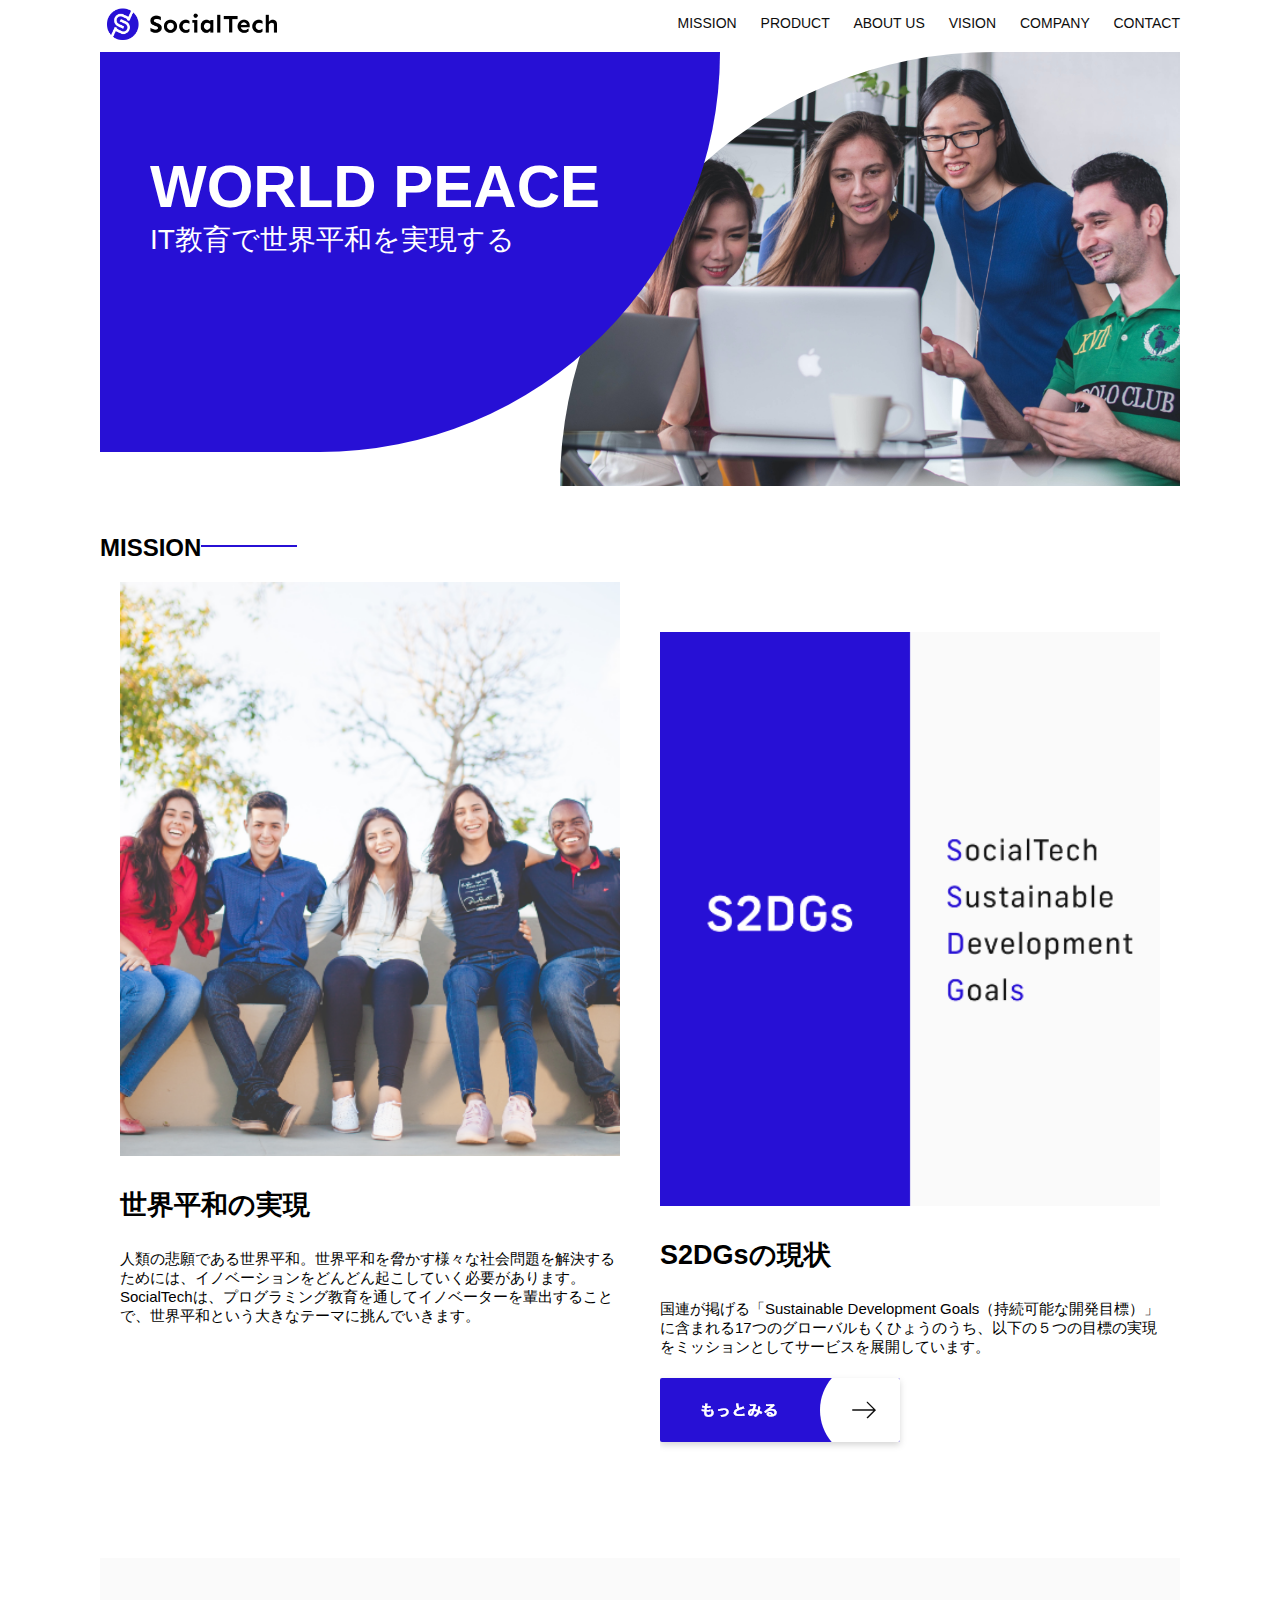
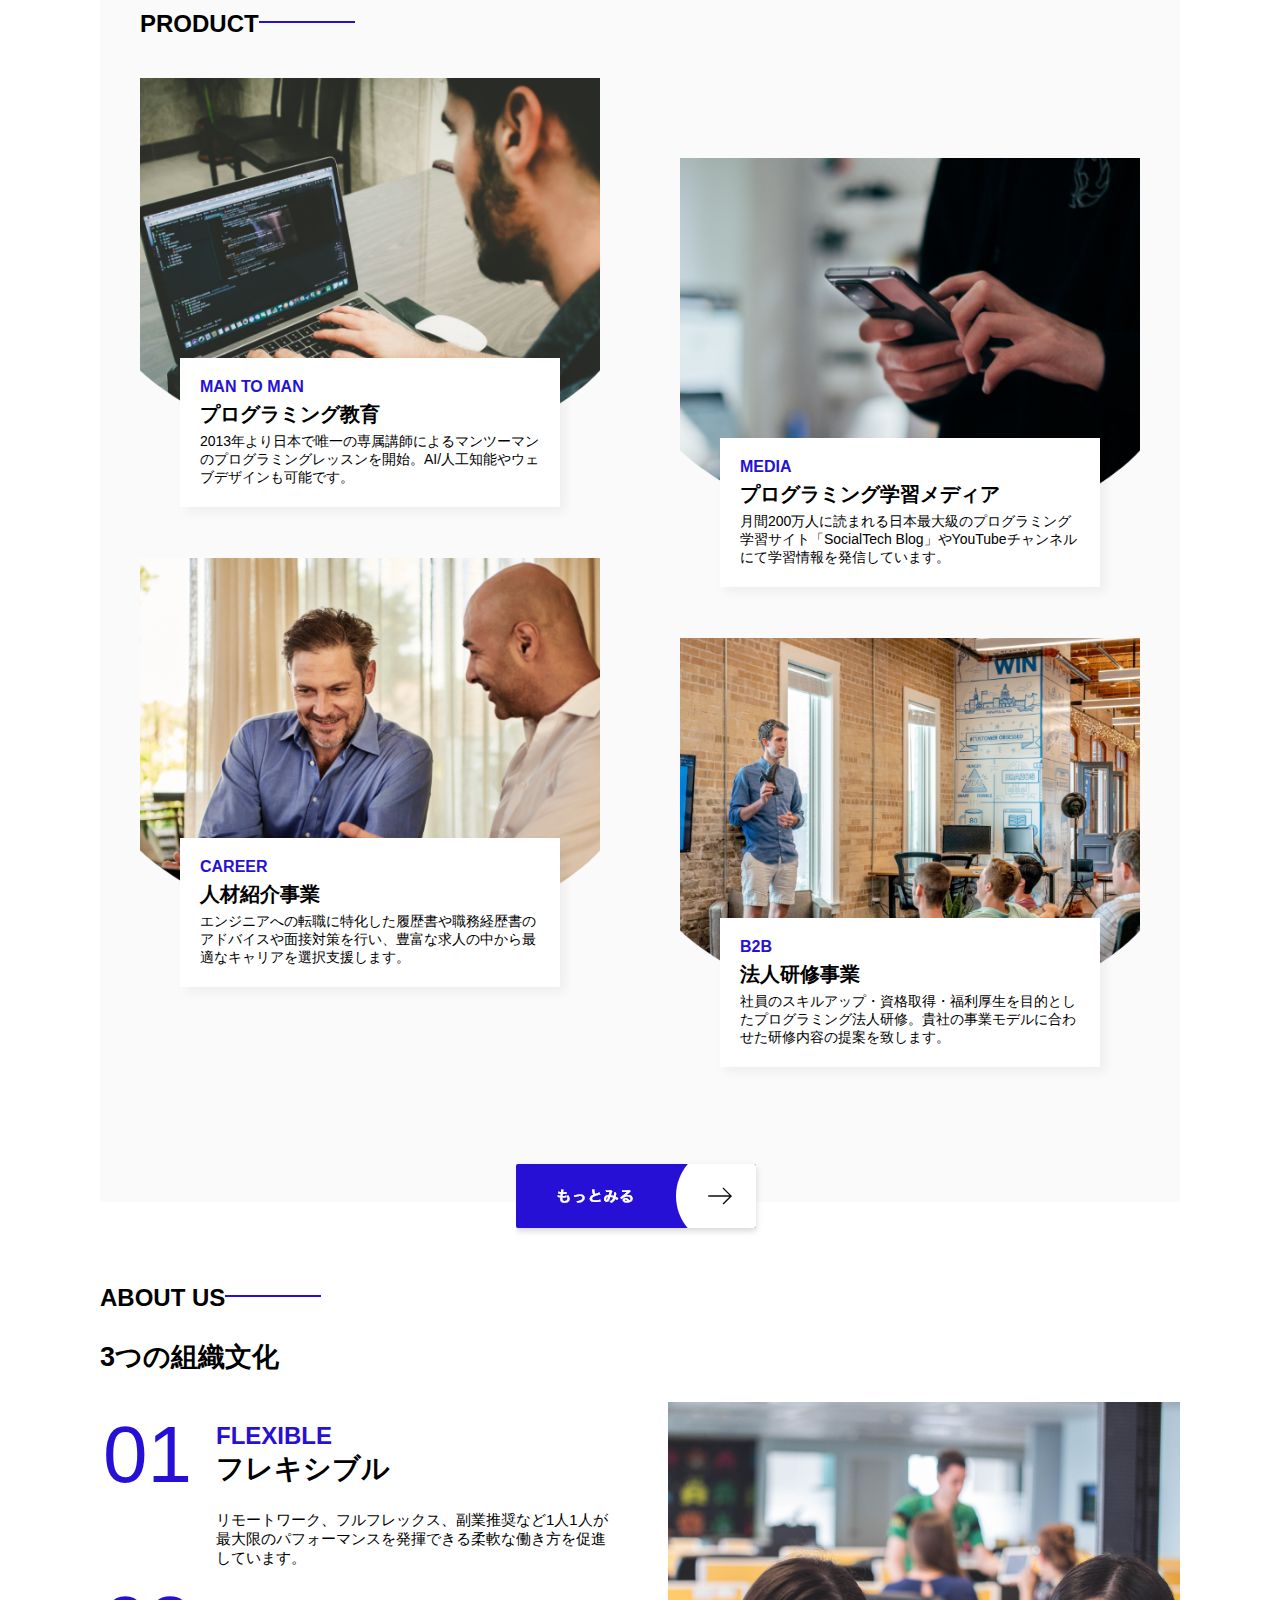
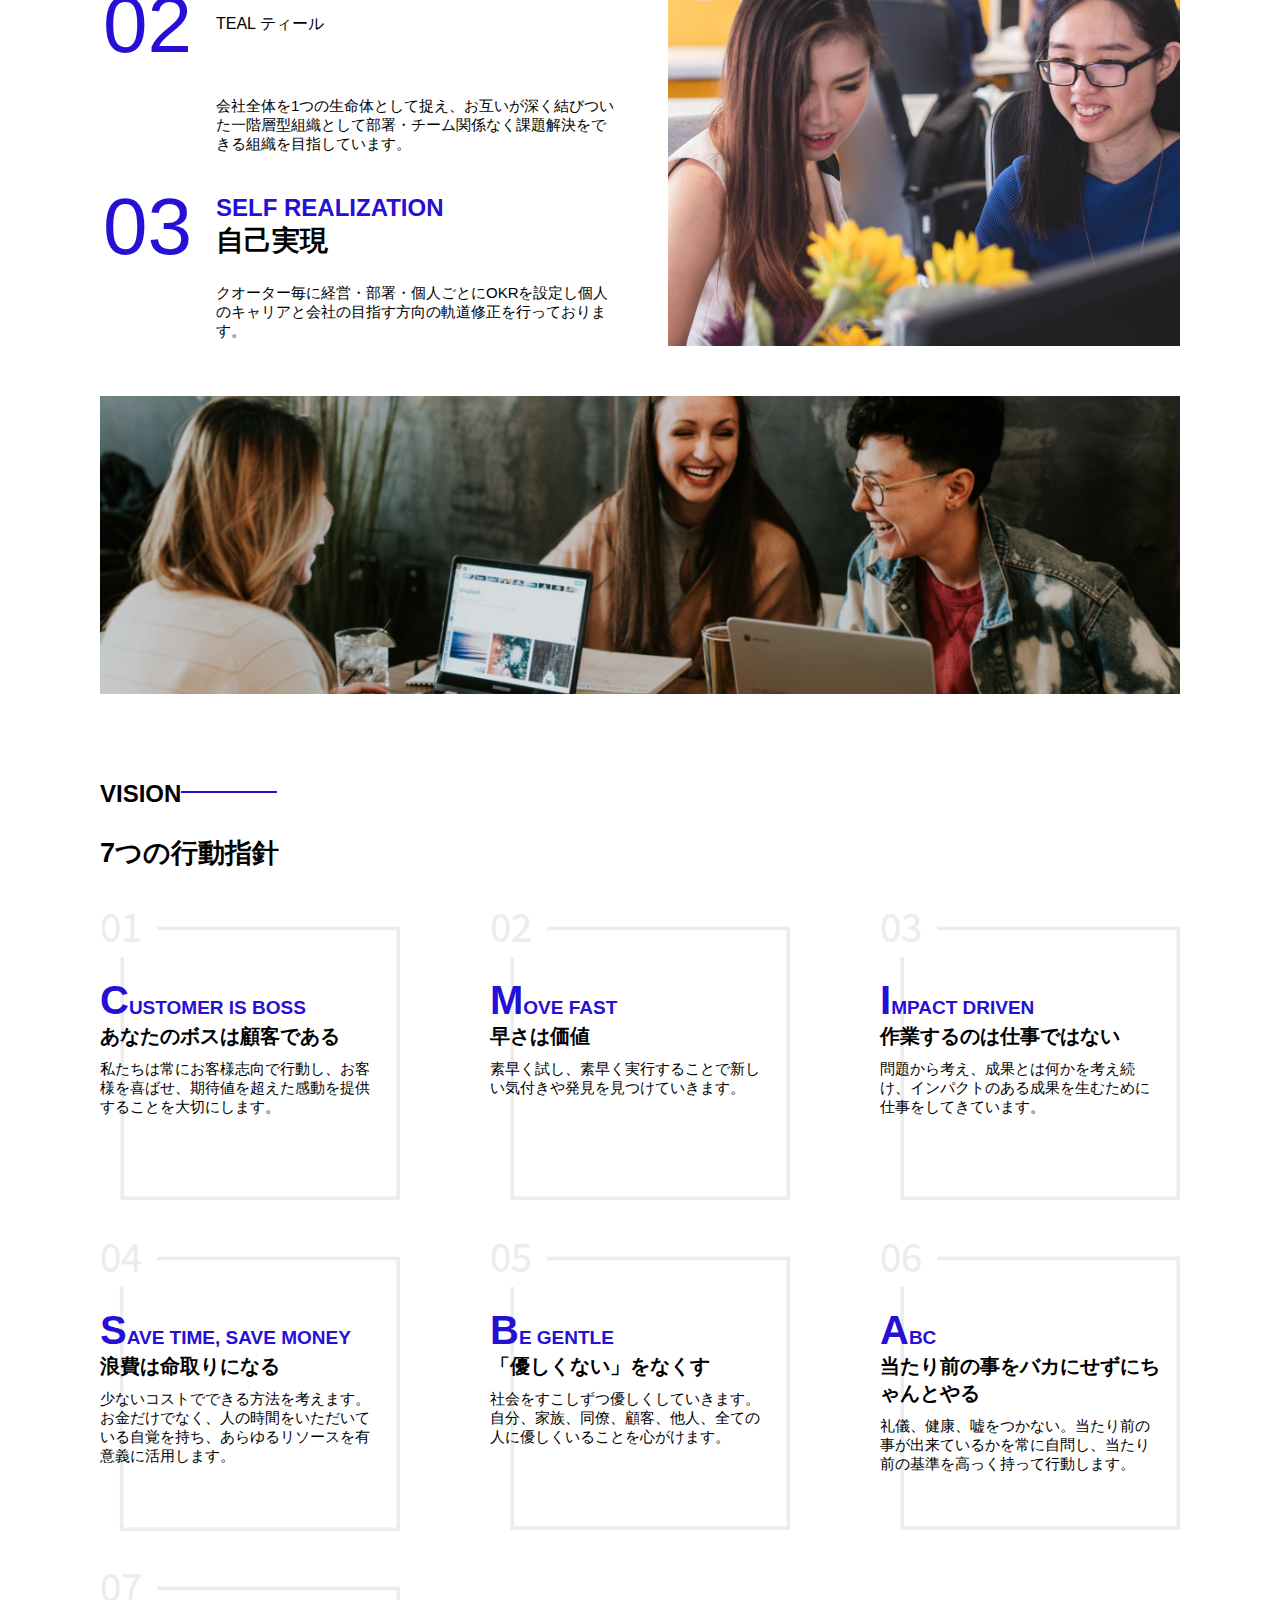
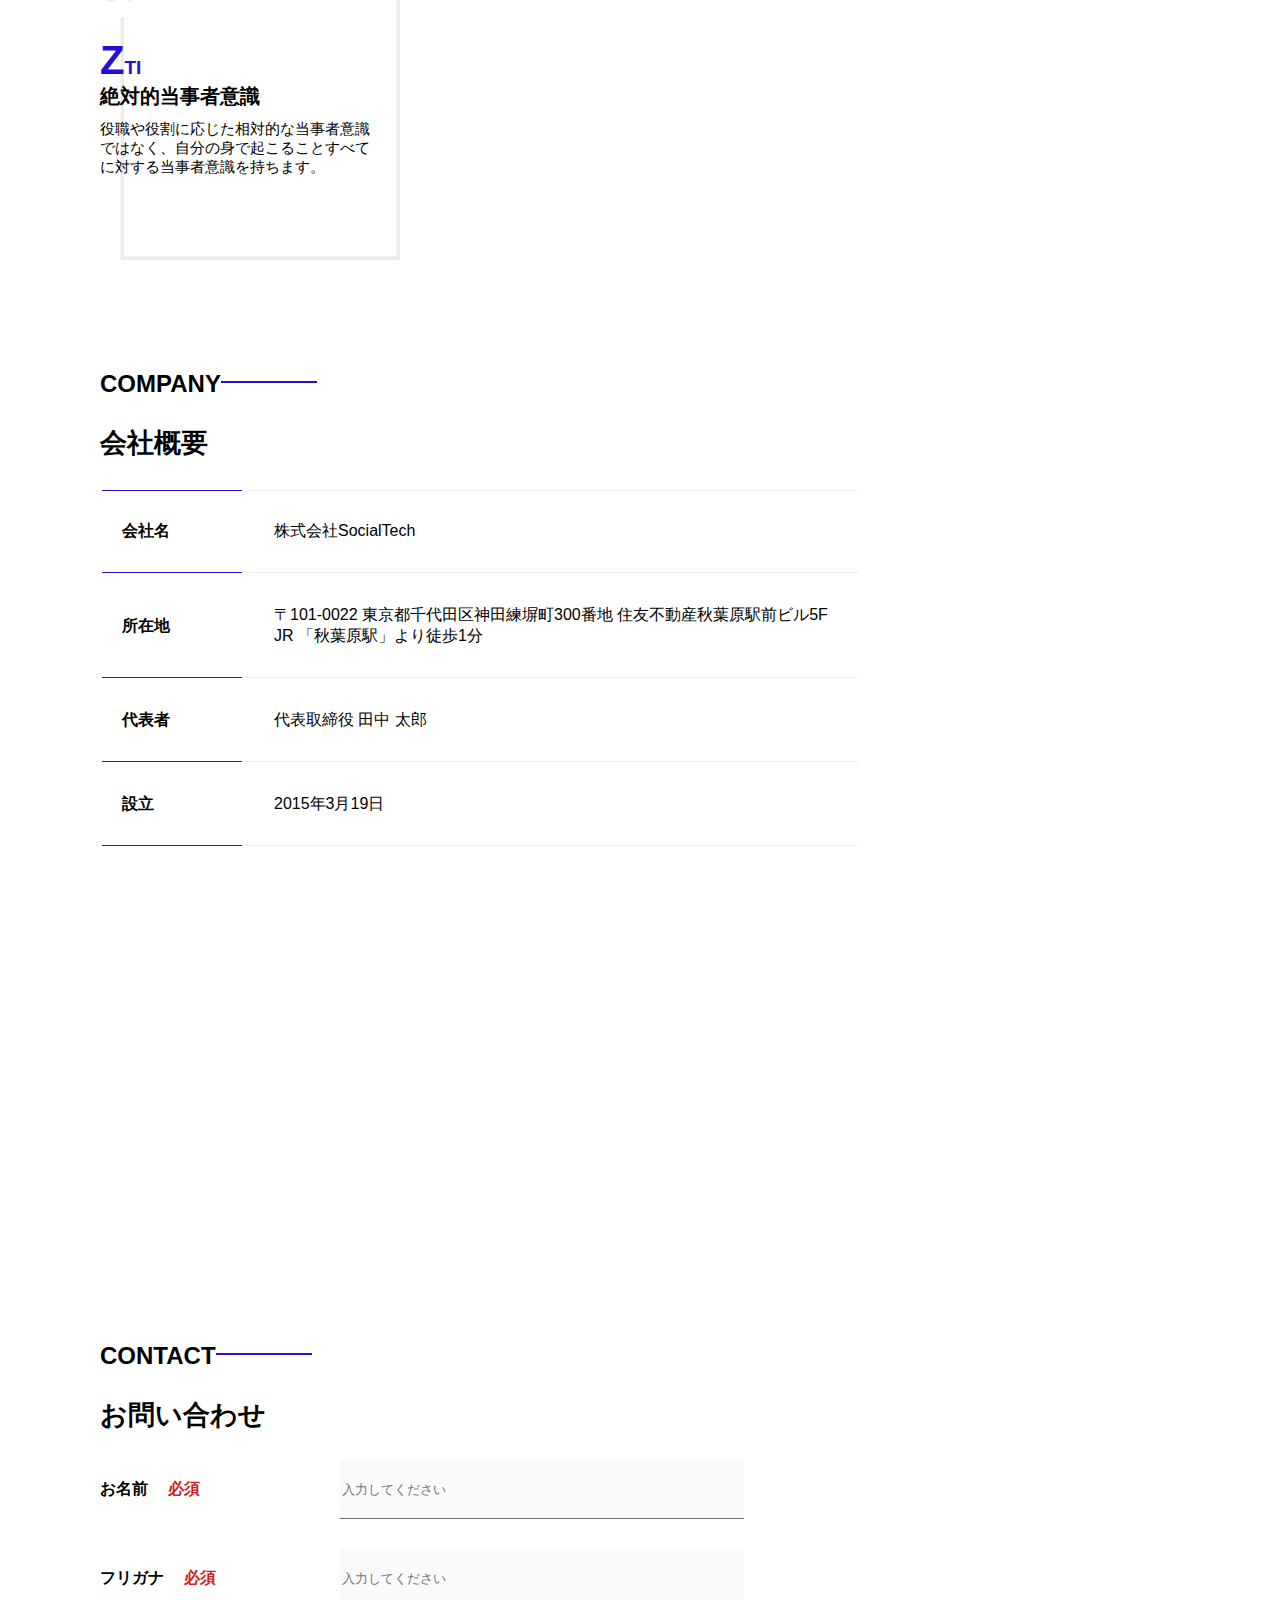
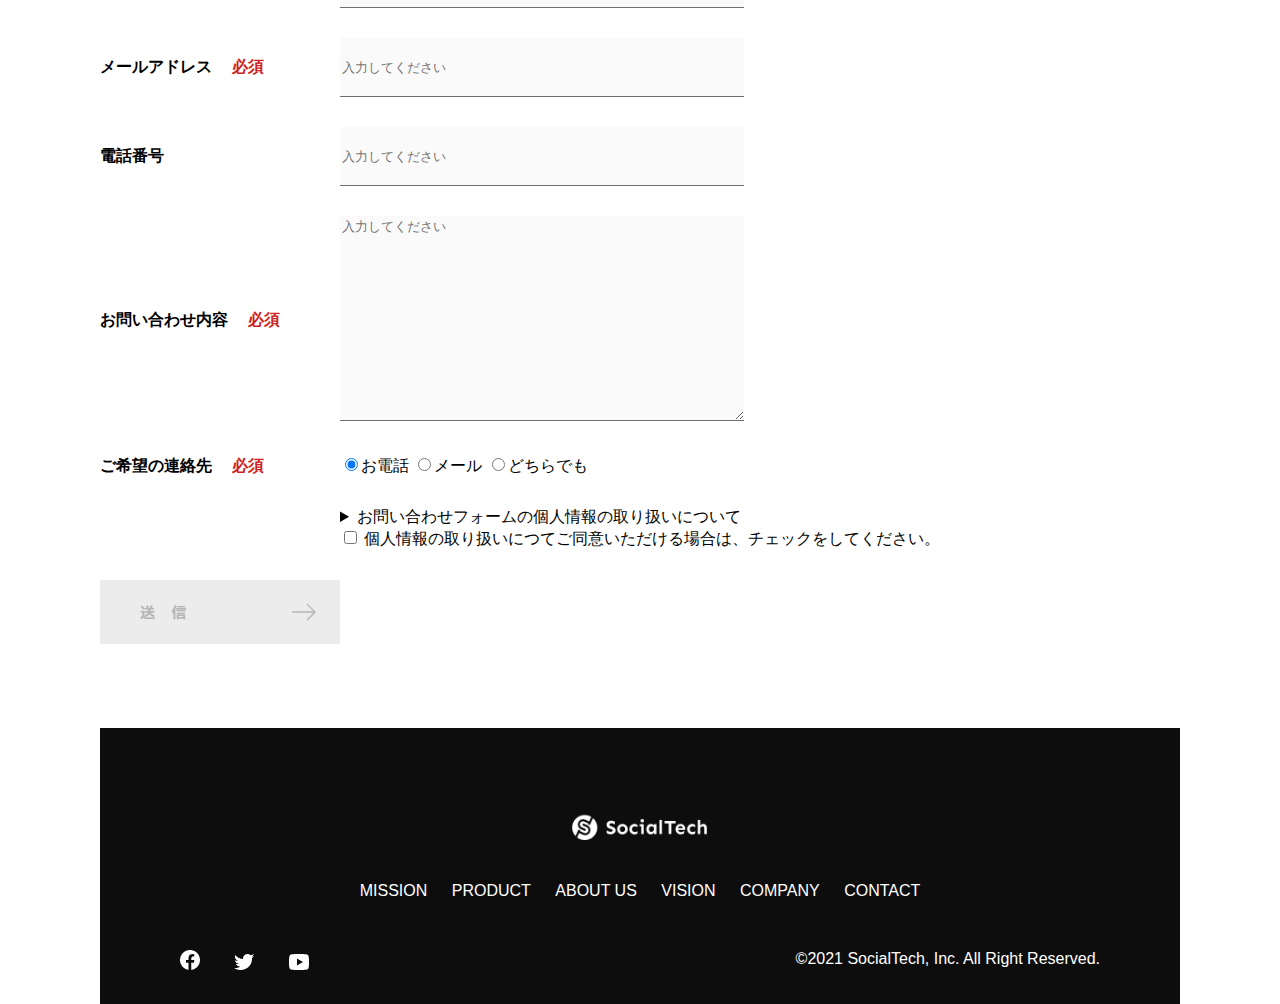
<file: index.html>
<!DOCTYPE html>
<html>
  <head>
    <title>SocialTech</title>
    <meta charset="utf-8">
    <meta name="description" content="SocialTechはEdTec業界のリーディングカンパニーを目指します。">
    <meta name="viewport" content="width=device-width, initial-scale=1.0">
    <link rel="stylesheet" href="style.css">
  </head>
  <body>
    <!-- ヘッダー -->
    <header>
    <a href="index.html" id="logo"><img src="images/logo.png" alt="トップページに戻る"></a>

    <!-- PC用ナビゲーション -->
    <nav id="nav-pc">
      <a href="mission.html">MISSION</a>
      <a href="product.html">PRODUCT</a>
      <a href="index.html#aboutus">ABOUT US</a>
      <a href="index.html#vision">VISION</a>
      <a href="index.html#company">COMPANY</a>
      <a href="index.html#contact">CONTACT</a>
    </nav>


    <!-- スマホ用メニューボタン -->
    <img id="menu-sp" src="images/button-menu.png" alt="ナビゲーションを開く" onclick="document.getElementById('nav-sp').style.display = 'block'">
   

    <!-- スマホ用ナビゲーション -->
    <nav id="nav-sp">
      <img id="close" src="images/button-close.png" alt="ナビゲーションを閉じる" onclick="document.getElementById('nav-sp').style.display = 'none'">
      <a id="logo-sp" href="index.html" onclick="document.getElementById('nav-sp').style.display = 'none'"><img
          src="images/logo-sp.png" alt="トップページに戻る"></a>
          <a class="menu" href="mission.html" onclick="document.getElementById('nav-sp').style.display = 'none'">MISSION</a>
          <a class="menu" href="product.html" onclick="document.getElementById('nav-sp').style.display = 'none'">PRODUCT</a>
          <a class="menu" href="index.html#aboutus" onclick="document.getElementById('nav-sp').style.display = 'none'">ABOUTUS</a>
          <a class="menu" href="index.html#vision" onclick="document.getElementById('nav-sp').style.display = 'none'">VISION</a>
          <a class="menu" href="index.html#company" onclick="document.getElementById('nav-sp').style.display = 'none'">COMPANY</a>
          <a class="menu" href="index.html#contact" onclick="document.getElementById('nav-sp').style.display = 'none'">CONTACT</a>
      <div id="sns">
        <a href="https://www.facebook.com/sejuku2013"><img src="images/button-facebook.png" alt="Facebookのリンク"></a>
        <a href="https://twitter.com/samuraijuku"><img src="images/button-twitter.png" alt="Twitterのリンク"></a>
        <a href="https://www.youtube.com/channel/UCCFOQO5aDK0xXam4cUQXT8g"><img src="images/button-youtube.png" alt="YouTubeのリンク"></a>
      </div> 
    </nav>
    </header>

    <main>
      <article>
        <section id="main-visual">
          <div id="main-message">
            <h1>WORLD PEACE</h1>
            <p>IT教育で世界平和を実現する</p>
          </div>
          <img src="images/index/index-main.png" alt="PCの周りに集まる国籍の仲間たち">
        </section>

        <!-- ミッション -->
        <section id="mission">
          <h2 class="index-h2">MISSION</h2>
          <div id="mission-flex">
            <div>
             <img id="mission-photo" src="images/index/index-mission.png" alt="屋外のベンチで写真を撮影する多国籍の仲間たち">
              <h3>世界平和の実現</h3>
              <p>人類の悲願である世界平和。世界平和を脅かす様々な社会問題を解決するためには、イノベーションをどんどん起こしていく必要があります。
                SocialTechは、プログラミング教育を通してイノベーターを輩出することで、世界平和という大きなテーマに挑んでいきます。
              </p>
            </div>
            <div>
              <img id="s2dgs" src="images/index/s2dgs.png" alt="S2DGs">
              <h3>S2DGsの現状</h3>
              <p>国連が掲げる「Sustainable Development Goals（持続可能な開発目標）」に含まれる17つのグローバルもくひょうのうち、以下の５つの目標の実現をミッションとしてサービスを展開しています。</p>
              <a href="mission.html">
                <img src="images/button-more.png" alt="もっと見る">
              </a>
            </div>
          </div>
        </section>

        <!-- プロダクト-->
        <section id="product">
          <h2 class="index-h2">PRODUCT</h2>
          <div>
           <div id="product-left">
             <div>
               <img class="product-photo" src="images/index/index-mantoman.png" alt="PCでコードを書く男性">
               <div class="product-explain">
                 <span>MAN TO MAN</span>
                 <h3>プログラミング教育</h3>
                 <p>2013年より日本で唯一の専属講師によるマンツーマンのプログラミングレッスンを開始。AI/人工知能やウェブデザインも可能です。</p>
               </div>
             </div>
             <div>
               <img class="product-photo" src="images/index/index-career.png" alt="笑顔で話合う2人の男性">
               <div class="product-explain">
                 <span>CAREER</span>
                 <h3>人材紹介事業</h3>
                 <p>エンジニアへの転職に特化した履歴書や職務経歴書のアドバイスや面接対策を行い、豊富な求人の中から最適なキャリアを選択支援します。</p>
               </div>
             </div>  
           </div>
           <div id="product-right">
             <div>
               <img class="product-photo" src="images/index/index-media.png" alt="スマートフォンを操作する人">
               <div class="product-explain">
                 <span>MEDIA</span>
                 <h3>プログラミング学習メディア</h3>
                 <p>月間200万人に読まれる日本最大級のプログラミング学習サイト「SocialTech Blog」やYouTubeチャンネルにて学習情報を発信しています。</p>
               </div>
             </div>
             <div>
               <img class="product-photo" src="images/index/index-b2b.png" alt="講演中の男性とそれを聴く人々">
               <div class="product-explain">
                 <span>B2B</span>
                 <h3>法人研修事業</h3>
                 <p>社員のスキルアップ・資格取得・福利厚生を目的としたプログラミング法人研修。貴社の事業モデルに合わせた研修内容の提案を致します。</p>
               </div>
             </div> 
           </div>
         </div>
         <div>
           <a id="product-more" href="product.html">
           <img src="images/button-more.png" alt="もっとみる">
           </a>
         </div>  
        </section>

        <!-- ABOUT US -->
        <section id="aboutus">
         <h2 class="index-h2">ABOUT US</h2>
         <h3>3つの組織文化</h3>
          <div>
            <table class="culture-table">
              <tr>
                <td>
                  <span class="culture-num">01</span>
                </td>
                <td>
                  <span class="culture-en">FLEXIBLE</span>
                  <span class="culture-jp">フレキシブル</span>
                </td>
              </tr>
              <tr>
                <td>
                  <!-- 空のセル -->
                </td>
                <td>
                  <p class="culture-description">
                    リモートワーク、フルフレックス、副業推奨など1人1人が最大限のパフォーマンスを発揮できる柔軟な働き方を促進しています。
                  </p>
                </td>
              </tr>
              <tr>
                <td>
                  <span class="culture-num">02</span>
                </td>
                <td>
                  <span class="cluture-en">TEAL</span>
                  <span class="cluture-jp">ティール</span>
                </td>
              </tr>
              <tr>
               <td>
                 <!-- 空のセル -->
               </td>
               <td>
                 <p class="cluture-description">
                   会社全体を1つの生命体として捉え、お互いが深く結びついた一階層型組織として部署・チーム関係なく課題解決をできる組織を目指しています。
                 </p>
               </td>
              </tr>
              <tr>
                <td>
                  <span class="culture-num">03</span>
                </td>
                <td>
                  <span class="culture-en">SELF REALIZATION</span>
                  <span class="culture-jp">自己実現</span>
                </td>
              </tr>
              <tr>
                <td>
                  <!-- 空のセル -->
                </td>
                <td>
                  <p class="culture-description">
                    クオーター毎に経営・部署・個人ごとにOKRを設定し個人のキャリアと会社の目指す方向の軌道修正を行っております。
                  </p>
                </td>
              </tr>
            </table>
            <img class="culrure-img" src="images/index/index-aboutus1.png" alt="笑顔で話合う2人の女性">
          </div>
          <img class="culture-img2" src="images/index/index-aboutus2.png" alt="笑顔で話合う3人の男女">
        </section>

        <!-- VISION -->
        <section id="vision">
          <h2 class="index-h2">VISION</h2>
          <h3>7つの行動指針</h3>
          <div>
            <div class="vision-box">
              <img src="images/index/vision-01.png" alt="01">
              <span>
                <h4>CUSTOMER IS BOSS</h4>
                <h5>あなたのボスは顧客である</h5>
                <p>私たちは常にお客様志向で行動し、お客様を喜ばせ、期待値を超えた感動を提供することを大切にします。</p>
              </span>
            </div>
            <div class="vision-box">
              <img src="images/index/vision-02.png" alt="02">
              <span>
                <h4>MOVE FAST</h4>
                <h5>早さは価値</h5>
                <p>素早く試し、素早く実行することで新しい気付きや発見を見つけていきます。</p>
              </span>
            </div>
            <div class="vision-box">
              <img src="images/index/vision-03.png" alt="03">
              <span>
                <h4>IMPACT DRIVEN</h4>
                <h5>作業するのは仕事ではない</h5>
                <p>問題から考え、成果とは何かを考え続け、インパクトのある成果を生むために仕事をしてきています。</p>
              </span>
            </div>
            <div class="vision-box">
              <img src="images/index/vision-04.png" alt="04">
              <span>
                <h4>SAVE TIME, SAVE MONEY</h4>
                <h5>浪費は命取りになる</h5>
                <p>少ないコストでできる方法を考えます。お金だけでなく、人の時間をいただいている自覚を持ち、あらゆるリソースを有意義に活用します。</p>
              </span>
            </div>
            <div class="vision-box">
              <img src="images/index/vision-05.png" alt="05">
              <span>
                <h4>BE GENTLE</h4>
                <h5>「優しくない」をなくす</h5>
                <p>社会をすこしずつ優しくしていきます。自分、家族、同僚、顧客、他人、全ての人に優しくいることを心がけます。</p>
              </span>
            </div>
            <div class="vision-box">
              <img src="images/index/vision-06.png" alt="06">
              <span>
                <h4>ABC</h4>
                <h5>当たり前の事をバカにせずにちゃんとやる</h5>
                <p>礼儀、健康、嘘をつかない。当たり前の事が出来ているかを常に自問し、当たり前の基準を高っく持って行動します。</p>
              </span>
            </div>
            <div class="vision-box">
              <img src="images/index/vision-07.png" alt="07">
              <span>
                <h4>ZTI</h4>
                <h5>絶対的当事者意識</h5>
                <p>役職や役割に応じた相対的な当事者意識ではなく、自分の身で起こることすべてに対する当事者意識を持ちます。</p>
              </span>
            </div>
          </div>
        </section>

        <!-- CONPAMY -->
        <section id="company">
          <h2 class="index-h2">COMPANY</h2>
          <h3>会社概要</h3>
          <table id="compny-table">
           <tr>
             <th class="tableheader-first">会社名</th>
             <td class="cell-first">株式会社SocialTech</td>
           </tr>
           <tr>
            <th class="tableheader">所在地</th>
            <td class="cell">〒101-0022 東京都千代田区神田練塀町300番地 住友不動産秋葉原駅前ビル5F<br>JR 「秋葉原駅」より徒歩1分</td>
           </tr>
           <tr>
             <th class="tableheader">代表者</th>
             <td class="cell">代表取締役 田中 太郎</td>
           </tr>
           <tr>
             <th class="tableheader">設立</th>
             <td class="cell">2015年3月19日</td>
           </tr>
         </table>
         <iframe
          src="https://www.google.com/maps/embed?pb=!1m18!1m12!1m3!1d3969.9278985726264!2d139.7720776763308!3d35.699927528945835!2m3!1f0!2f0!3f0!3m2!1i1024!2i768!4f13.1!3m3!1m2!1s0x60188fee13660e23%3A0x77137876edf742ac!2z5L2P5Y-L5LiN5YuV55Sj56eL6JGJ5Y6f6aeF5YmN44OT44Or!5e1!3m2!1sja!2sjp!4v1741310247438!5m2!1sja!2sjp" width="600" height="450" style="border:0;" allowfullscreen="" loading="lazy" referrerpolicy="no-referrer-when-downgrade"
          style="border: 0;" allowfullscreen="" loading="lazy">
         </iframe>
        </section> 

        <!-- 問合せフォーム -->
        <section id="contact">
          <h2 class="index-h2">CONTACT</h2>
          <h3>お問い合わせ</h3>
          <form>
            <div>
              <div class="contact-heading">
                <label class="contact-label">お名前<span class="contact-span">必須</span></label>
              </div>
              <div>
                <input type="text" name="name" placeholder="入力してください" class="contact-textbox">
              </div>
            </div>
            <div>
              <div class="contact-heading">
                <label class="contact-label">フリガナ<span class="contact-span">必須</span></label>
              </div>
              <div>
                <input type="text" name="hurigana" placeholder="入力してください" class="contact-textbox">
              </div>
            </div>
            <div>
              <div class="contact-heading">
                <label class="contact-label">メールアドレス<span class="contact-span">必須</span></label>
              </div>
              <div>
                <input type="text" name="e-mail" placeholder="入力してください" class="contact-textbox">
              </div>
            </div>
            <div>
              <div class="contact-heading">
                <label class="contact-label">電話番号</label>
              </div>
              <div>
                <input type="text" name="tel" placeholder="入力してください" class="contact-textbox">
              </div>
            </div>
            <div>
              <div class="contact-heading">
                <label class="contact-label">お問い合わせ内容<span class="contact-span">必須</span></label>
              </div>
              <div>
                <textarea class="contact-textarea" placeholder="入力してください" name="messege"></textarea>
              </div>
            </div>
            <div>
              <div class="contact-heading">
                <label class="contact-label">ご希望の連絡先<span class=contact-span>必須</span></label>
              </div>
              <div>
                <input class="radiobutton" type="radio" value="tel" name="contact" checked><label>お電話</label>
                <input class="radiobutton" type="radio" value="mail" name="contact"><label>メール</label>
                <input class="radiobutton" type="radio" value="both" name="contact"><label>どちらでも</label>
              </div>
            </div>
            <div>
              <div class="contact-heading">
                <label class="contact-label"></label>
              </div>
              <div>
                <details>
                  <summary>お問い合わせフォームの個人情報の取り扱いについて</summary>
                  <div>
                    <span>1.組織の名称又は指名</span><br>
                    株式会社SocialTech<br><br>
                    <span>２．個人情報保護管理者（若しくはその代理人）の氏名又は職名、所属及び連絡先
                      鈴木 一郎 コーポレート部</span><br>
                    メールアドレス：samurai@example.com<br>
                    TEL：03-1234-5678<br>
                    <span>３．個人情報の利用目的</span><br>
                    ・本サービス及び本サービスに関連する情報の提供又はそれらに関する連絡のため<br>
                    ・ユーザーの本人確認のため<br>
                    ・当社サービスのご案内のため<br>
                    ・当社の商品等の広告または宣伝（電子メールによるものを含むものとします。）<br><br>
                    <span>４．個人情報の取り扱い業務の委託</span><br>
                    個人情報の取扱業務の全部または一部を外部に業務委託する場合があります。<br>
                    その際、弊社は、個人情報を適切に保護できる管理体制を敷き実行していることを条件として<br>
                    委託先を厳選したうえで、機密保持契約を委託先と締結し、お客様の個人情報を厳密に管理させます。<br><br>
                    <span>５．個人情報の開示等の請求</span><br>
                    お客様は、弊社に対してご自身の個人情報の開示等（利用目的の通知、開示、内容の訂正・追加・削除、利用の停止または消去、第三者への提供の停止）に関して、当社問合わせ窓口に申し出ることができます。<br>
                    その際、弊社はお客様ご本人を確認させていただいたうえで、合理的な期間内に対応いたします。<br><br>
                    なお、個人情報に関する弊社問合わせ先は、次の通りです。<br><br>
                    株式会社SocialTech　個人情報問合せ窓口<br>
                    〒101-0022 東京都千代田区神田練塀町300番地 住友不動産秋葉原駅前ビル5F<br>
                    メールアドレス：samurai@example.com　TEL：03-1234-5678<br><br>
                    <span>６．個人情報を提供されることの任意性について</span><br><br>
                    お客様がご自身の個人情報を弊社に提供されるか否かは、お客様のご判断によりますが、もしご提供されない場合には、適切なサービスが提供できない場合がありますので予めご了承ください。
                  </div>
                </details>
                <input type="checkbox" name="agree">
                <span>個人情報の取り扱いにつてご同意いただける場合は、チェックをしてください。</span>
              </div>
            </div>
            <input type="image" src="images/button-submit.png " alt="送信する">
          </form>
        </section>
      </article>
      <footer>
        <div id="footer-logo">
          <img src="images/logo-sp.png" alt="SocialTech">
        </div>
        <div id="footer-link">
          <a href="mission.html">MISSION</a>
          <a href="product.html">PRODUCT</a>
          <a href="index.html#aboutus">ABOUT US</a>
          <a href="index.html#vision">VISION</a>
          <a href="index.html#company">COMPANY</a>
          <a href="index.html#contact">CONTACT</a>
       </div>
       <div id="sns-footer">
        <a href="https://facebook.com/sejuku2013"><img src="images/button-facebook.png" alt="facrbookのリンク"></a>
        <a href="https://twitter.com/samuraijuku"><img src="images/button-twitter.png" alt="twitterのリンク"></a>
        <a href="https://www.youtube.com/channel/UCCFOQO05aDK0xXam4cUQXT8g"><img src="images/button-youtube.png" alt="YouTubeのリンク"></a>
        <span id="copyright">&copy;2021 SocialTech, Inc. All Right Reserved.</span>
       </div>
      </footer>
    </main>
  </body>
</html>
</file>
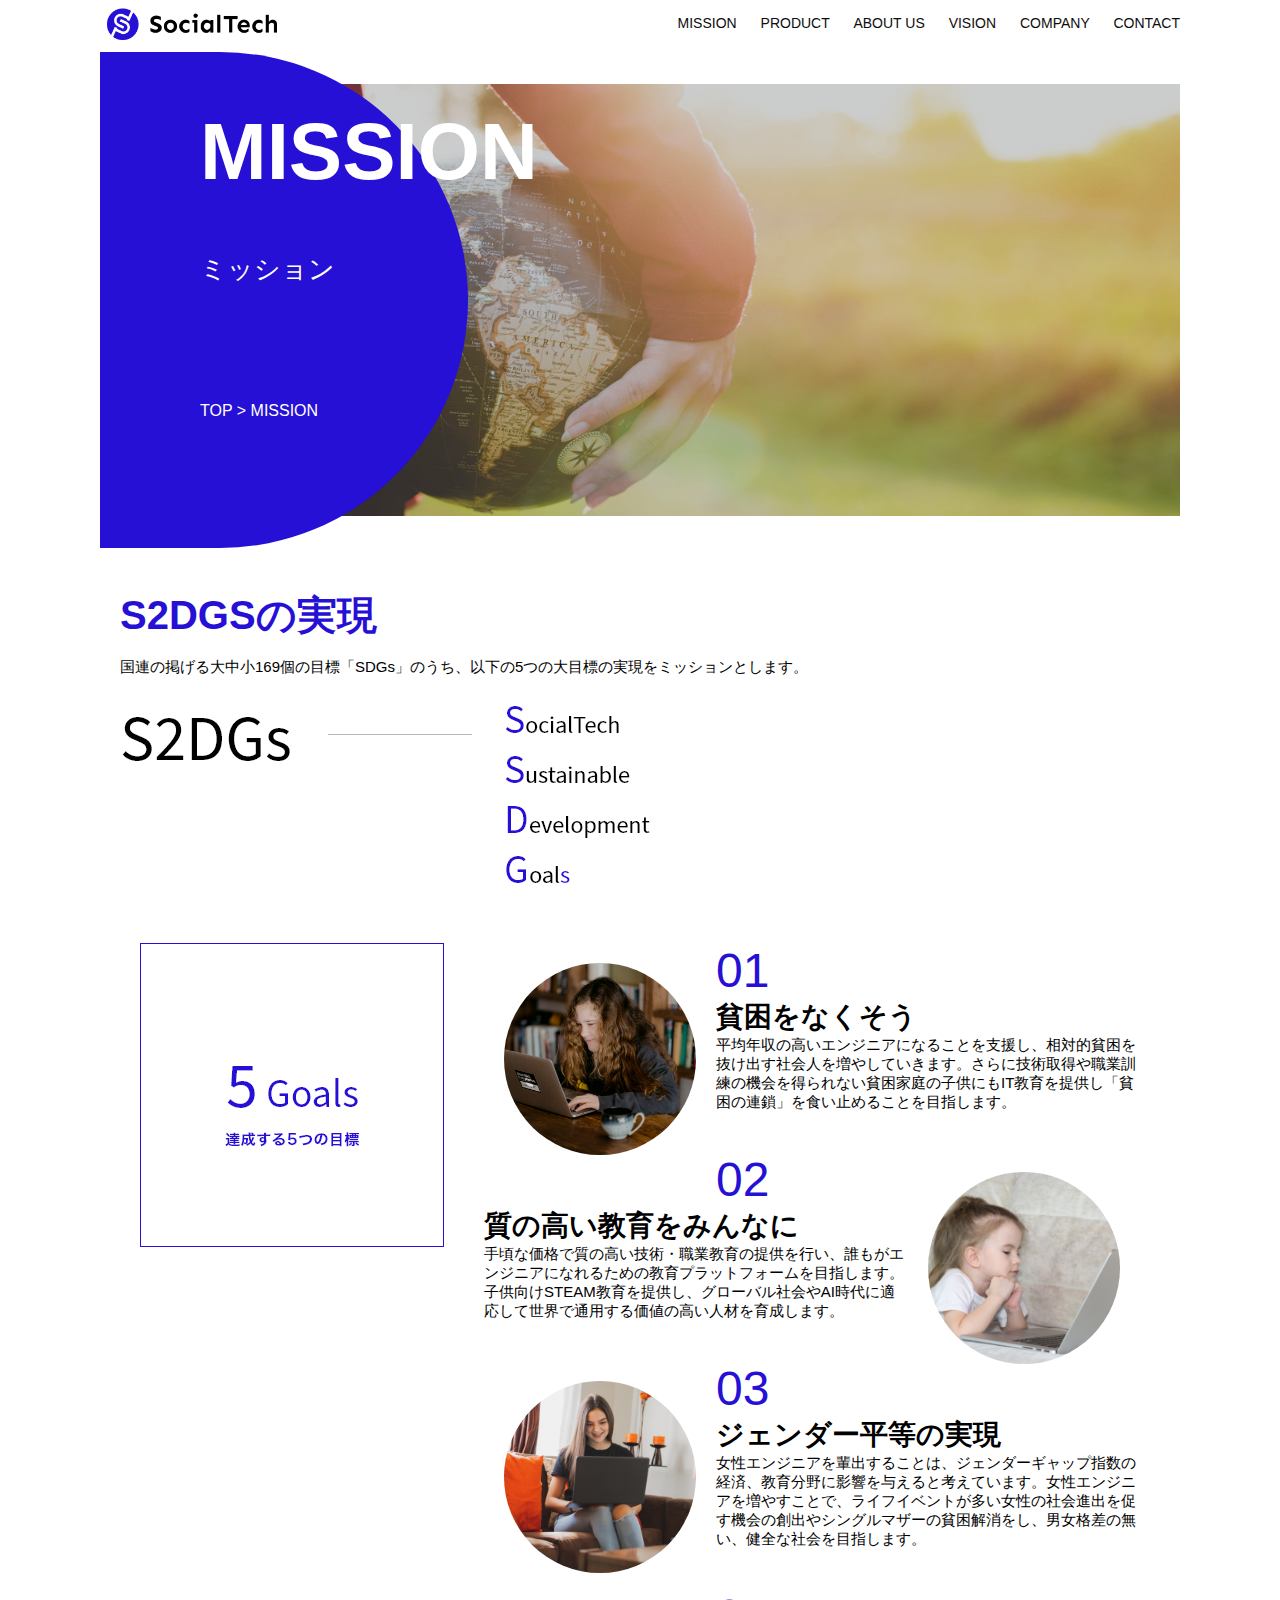
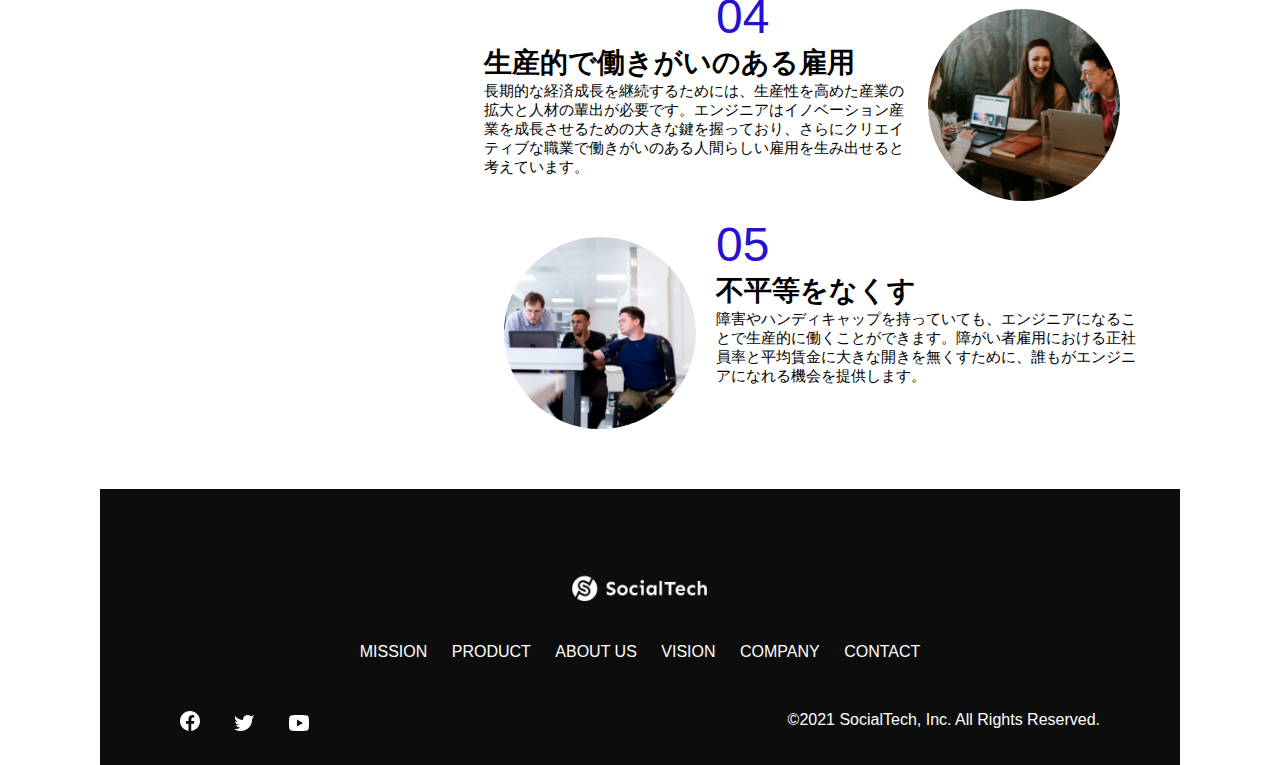
<file: mission.html>
<!DOCTYPE html>
<head>
  <title>SocialTech - MISSION ミッション -</title>
  <meta charset="UTF-8">
  <meta name="description" content="SocialTechが目指す5つの目標(s2DGs)を紹介します">
  <meta name=""viewport"  content="width=device-width, initial-scale=1.0">
  <link rel="stylesheet" href="style.css">
</head>

<body>
  <!-- ヘッダー -->
  <header>
    <a href="index.html" id="log"><img src="images/logo.png" alt="トップページに戻る"></a>
    
    <!-- PC用ナビ -->
    <nav id="nav-pc">
      <a href="mission.html">MISSION</a>
      <a href="product.html">PRODUCT</a>
      <a href="index.html#aboutus">ABOUT US</a>
      <a href="index.html#vision">VISION</a>
      <a href="index.html#company">COMPANY</a>
      <a href="index.html#contact">CONTACT</a>
    </nav>

    <!-- スマホ用メニューボタン -->
    <img id="menu-sp" src="images/button-menu.png" alt="ナビゲーションを開く" onclick="document.getElementById('nav-sp').style.display = 'block'">
    
    <!-- スマホ用ナビゲーション -->
    <nav id="nav-sp">
      <img id="close" src="images/button-close.png" alt="ナビゲーションを閉じる" onclick="document.getElementById('nav-sp').style.display = 'none'">
      <a id="logo-sp" href="index.html" onclick="document.getElementById('nav-sp').style.display = 'none'"><img
          src="images/logo-sp.png" alt="トップページに戻る"></a>
      <a class="menu" href="mission.html" onclick="document.getElementById('nav-sp').style.display = 'none'">MISSION</a>
      <a class="menu" href="product.html" onclick="document.getElementById('nav-sp').style.display = 'none'">PRODUCT</a>
      <a class="menu" href="index.html#aboutus" onclick="document.getElementById('nav-sp').style.display = 'none'">ABOUT US</a>
      <a class="menu" href="index.html#vision"
        onclick="document.getElementById('nav-sp').style.display = 'none'">VISION</a>
      <a class="menu" href="index.html#company"
        onclick="document.getElementById('nav-sp').style.display = 'none'">COMPANY</a>
      <a class="menu" href="index.html#contact"
        onclick="document.getElementById('nav-sp').style.display = 'none'">CONTACT</a>
      <div id="sns">
        <a href="https://www.facebook.com/sejuku2013"><img src="images/button-facebook.png" alt="Facebookのリンク"></a>
        <a href="https://twitter.com/samuraijuku"><img src="images/button-twitter.png" alt="Twitterのリンク"></a>
        <a href="https://www.youtube.com/channel/UCCFOQO5aDK0xXam4cUQXT8g"><img src="images/button-youtube.png" alt="YouTubeのリンク"></a>
      </div>
    </nav>
  </header>
  <main>
    <article>
      <section id="mission-main">
        <div id="mission-title">
          <h1>MISSION</h1>
          <span>ミッション</span>
          <div>TOP > MISSION</div>
        </div>
      </section>
      <section id="mission-s2dgs">
        <h2 class="mission-h2">S2DGSの実現</h2>
        <p>国連の掲げる大中小169個の目標「SDGs」のうち、以下の5つの大目標の実現をミッションとします。</p>
        <img src="images/mission/mission-s2dgs.png" alt="s2DGs">
      </section>
      <section id="mission-5goals">
        <div>
          <img id="s2dgs-image" src="images/mission/mission-5goals.png" alt="5Goals">
        </div>
        <div>
          <div>
            <img class="fivegoals-image-left" src="images/mission/mission-5goals01.png" alt="PCを操作する女の子">
            <span class="fivegoals-number">01</span>
            <h3 class="fivegoals-h3">貧困をなくそう</h3>
            <p class="fivegoals-p">
              平均年収の高いエンジニアになることを支援し、相対的貧困を抜け出す社会人を増やしていきます。さらに技術取得や職業訓練の機会を得られない貧困家庭の子供にもIT教育を提供し「貧困の連鎖」を食い止めることを目指します。
            </p>
            </div>

            
        <div>
          <img class="fivegoals-image-right" src="images/mission/mission-5goals02.png" alt="PCを見つめる小さい女の子">
          <span class="fivegoals-number">02</span>
          <h3 class="fivegoals-h3">質の高い教育をみんなに</h3>
          <p class="fivegoals-p">
            手頃な価格で質の高い技術・職業教育の提供を行い、誰もがエンジニアになれるための教育プラットフォームを目指します。子供向けSTEAM教育を提供し、グローバル社会やAI時代に適応して世界で通用する価値の高い人材を育成します。
          </p>
        </div>

        <div>
          <img class="fivegoals-image-left" src="images/mission/mission-5goals03.png" alt="PCを操作する女性">
          <span class="fivegoals-number">03</span>
          <h3 class="fivegoals-h3">ジェンダー平等の実現</h3>
          <p class="fivegoals-p">
            女性エンジニアを輩出することは、ジェンダーギャップ指数の経済、教育分野に影響を与えると考えています。女性エンジニアを増やすことで、ライフイベントが多い女性の社会進出を促す機会の創出やシングルマザーの貧困解消をし、男女格差の無い、健全な社会を目指します。
          </p>
        </div>

        <div>
          <img class="fivegoals-image-right" src="images/mission/mission-5goals04.png" alt="笑顔で話し合う3人の男女">
          <span class="fivegoals-number">04</span>
          <h3 class="fivegoals-h3">生産的で働きがいのある雇用</h3>
          <p class="fivegoals-p">
            長期的な経済成長を継続するためには、生産性を高めた産業の拡大と人材の輩出が必要です。エンジニアはイノベーション産業を成長させるための大きな鍵を握っており、さらにクリエイティブな職業で働きがいのある人間らしい雇用を生み出せると考えています。
          </p>
        </div>

        <div>
          <img class="fivegoals-image-left" src="images/mission/mission-5goals05.png" alt="障害を持つ男性が生き生きと働く様子">
          <span class="fivegoals-number">05</span>
          <h3 class="fivegoals-h3">不平等をなくす</h3>
          <p class="fivegoals-p">
            障害やハンディキャップを持っていても、エンジニアになることで生産的に働くことができます。障がい者雇用における正社員率と平均賃金に大きな開きを無くすために、誰もがエンジニアになれる機会を提供します。
          </p>
        </div>
      </div>

        </div>
      </section>
    </article>
    <footer>
      <div id="footer-logo">
        <img src="images/logo-sp.png" alt="SocialTech">
      </div>
      <div id="footer-link">
        <a href="mission.html">MISSION</a>
        <a href="product.html">PRODUCT</a>
        <a href="index.html#aboutus">ABOUT US</a>
        <a href="index.html#vision">VISION</a>
        <a href="index.html#company">COMPANY</a>
        <a href="index.html#contact">CONTACT</a>
      </div>
      <div id="sns-footer">
        <a href="https://www.facebook.com/sejuku2013"><img src="images/button-facebook.png" alt="Facebookのリンク"></a>
        <a href="https://twitter.com/samuraijuku"><img src="images/button-twitter.png" alt="Twitterのリンク"></a>
        <a href="https://www.youtube.com/channel/UCCFOQO5aDK0xXam4cUQXT8g"><img src="images/button-youtube.png" alt="YouTubeのリンク"></a>
        <span id="copyright">&copy;2021 SocialTech, Inc. All Rights Reserved. </span>
      </div>
    </footer>
  </main>
</body>

</html>
</file>
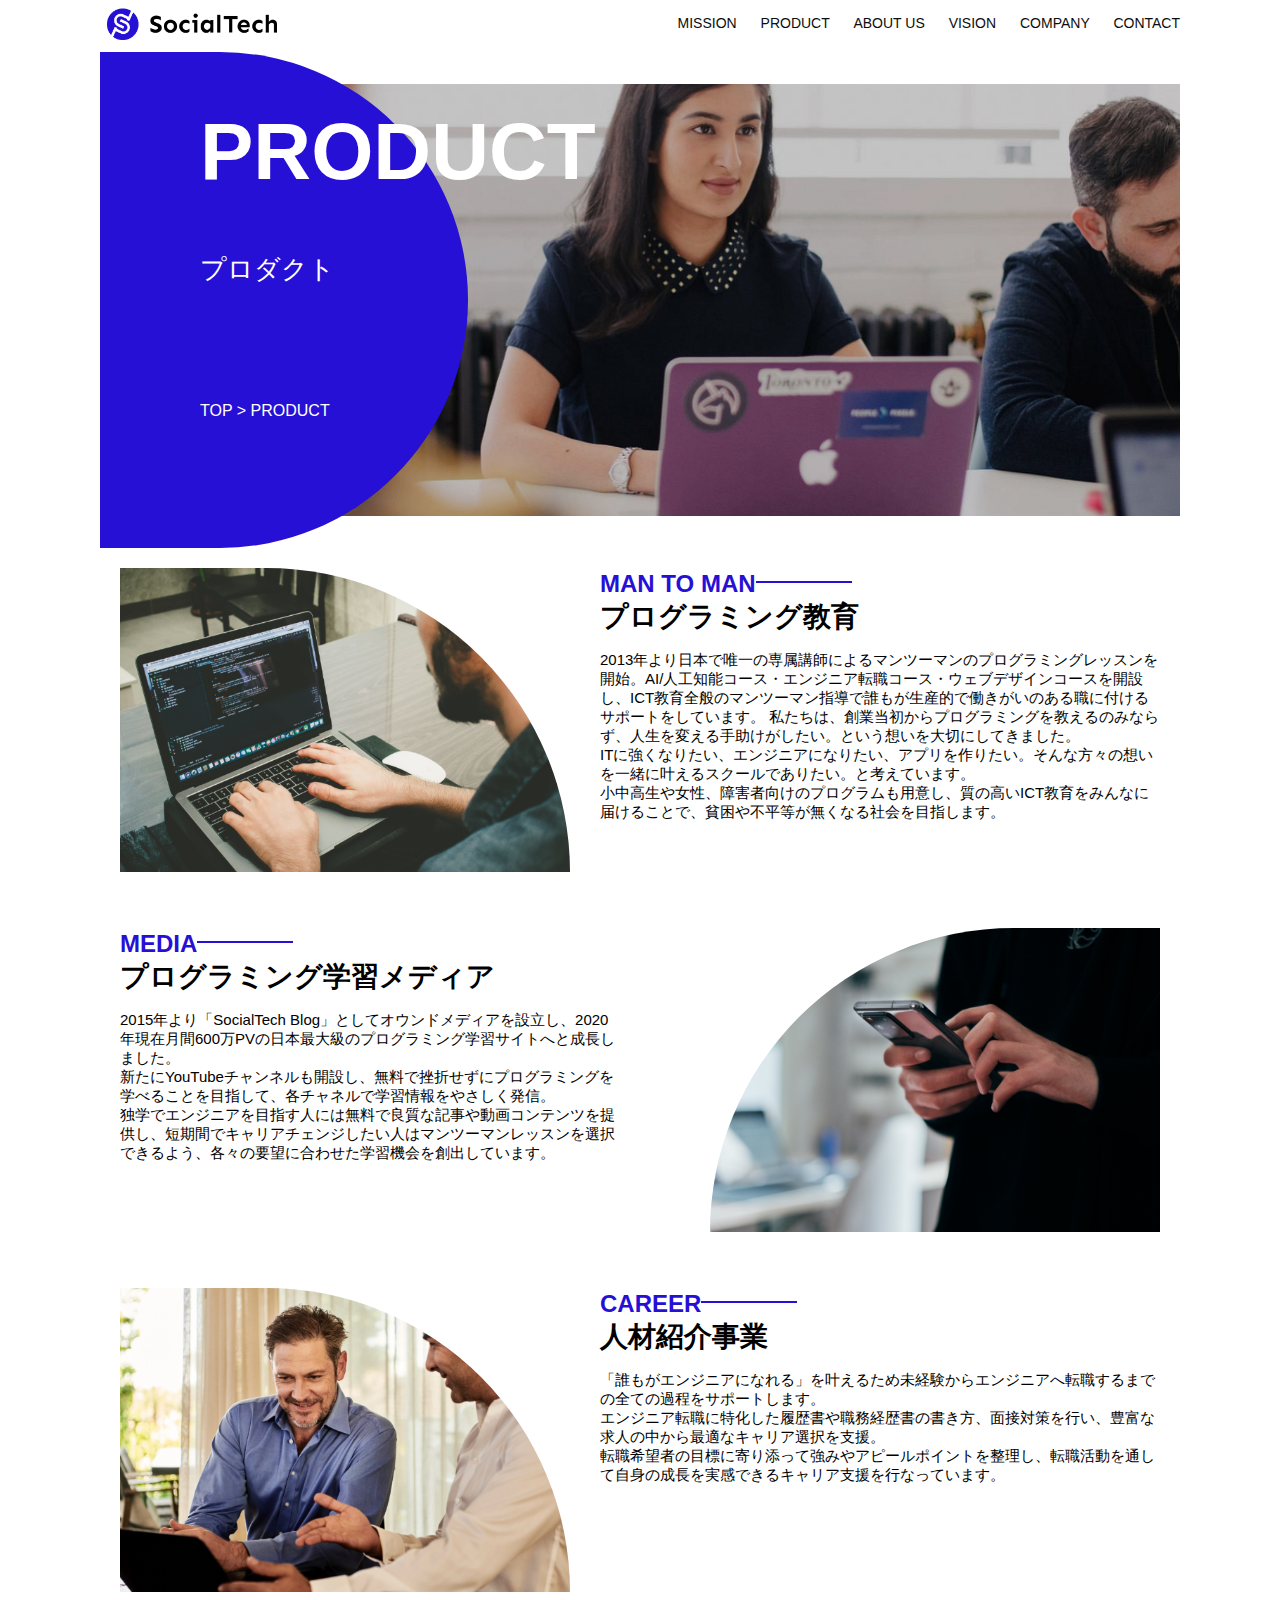
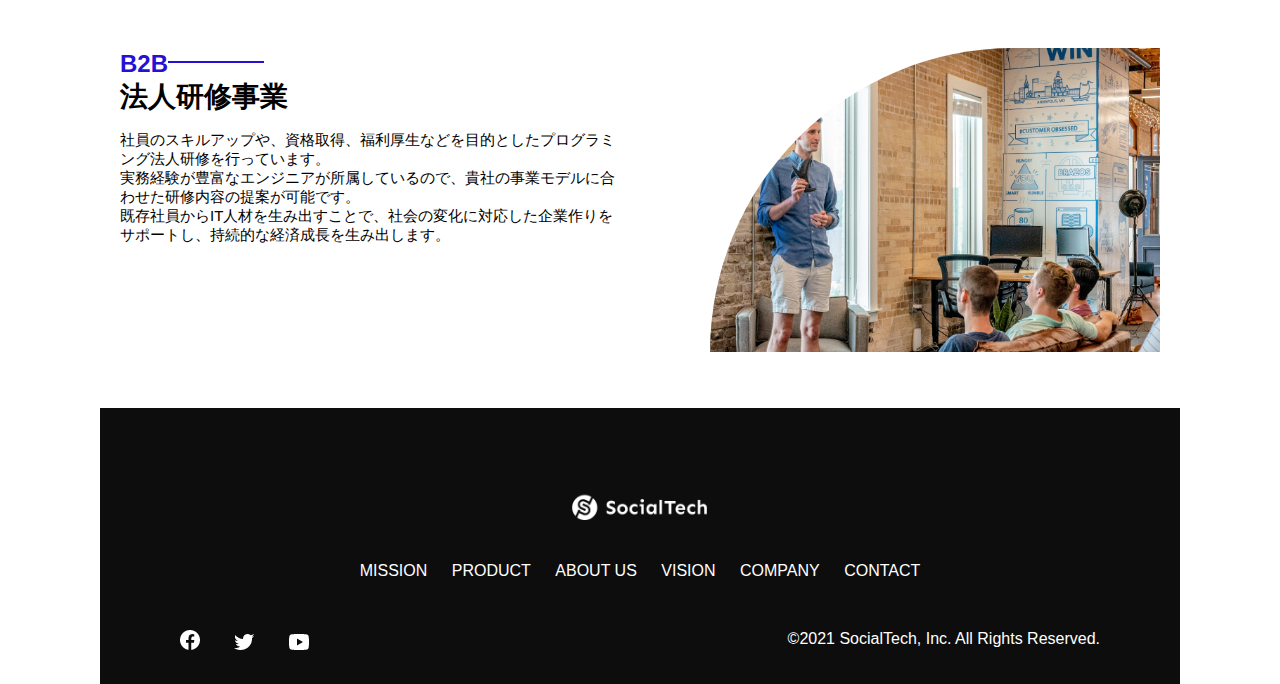
<file: product.html>
<!DOCTYPE html>
<html>
<head>
  <title>SocialTech -PRODUCT プロダクト-</title>
  <meta charset="UTF-8">
  <meta name="description" content="SocialTechの4つのプロダクトを紹介します">
  <meta name="viewport" content="width=device-width, initial-scale=1.0">
  <link rel="stylesheet" href="style.css">
</head>

<body>
  <!-- ヘッダー -->
  <header>
    <!-- ロゴ -->
    <a href="index.html" id="logo"><img src="images/logo.png" alt="トップページに戻る"></a>

    <!-- PC用ナビゲーション -->
    <nav id="nav-pc">
      <a href="mission.html">MISSION</a>
      <a href="product.html">PRODUCT</a>
      <a href="index.html#aboutus">ABOUT US</a>
      <a href="index.html#vision">VISION</a>
      <a href="index.html#company">COMPANY</a>
      <a href="index.html#contact">CONTACT</a>
    </nav>

    <!-- スマホ用メニューボタン -->
    <img id="menu-sp" src="images/button-menu.png" alt="ナビゲーションを開く" onclick="document.getElementById('nav-sp').style.display = 'block'">

    <!-- スマホ用ナビゲーション -->
    <nav id="nav-sp">
      <img id="close" src="images/button-close.png" alt="ナビゲーションを閉じる" onclick="document.getElementById('nav-sp').style.display = 'none'">
      <a id="logo-sp" href="index.html" onclick="document.getElementById('nav-sp').style.display = 'none'"><img
          src="images/logo-sp.png" alt="トップページに戻る"></a>
      <a class="menu" href="mission.html" onclick="document.getElementById('nav-sp').style.display = 'none'">MISSION</a>
      <a class="menu" href="product.html" onclick="document.getElementById('nav-sp').style.display = 'none'">PRODUCT</a>
      <a class="menu" href="index.html#aboutus" onclick="document.getElementById('nav-sp').style.display = 'none'">ABOUT
        US</a>
      <a class="menu" href="index.html#vision"
        onclick="document.getElementById('nav-sp').style.display = 'none'">VISION</a>
      <a class="menu" href="index.html#company"
        onclick="document.getElementById('nav-sp').style.display = 'none'">COMPANY</a>
      <a class="menu" href="index.html#contact"
        onclick="document.getElementById('nav-sp').style.display = 'none'">CONTACT</a>
      <div id="sns">
        <a href="https://www.facebook.com/sejuku2013"><img src="images/button-facebook.png" alt="Facebookのリンク"></a>
        <a href="https://twitter.com/samuraijuku"><img src="images/button-twitter.png" alt="Twitterのリンク"></a>
        <a href="https://www.youtube.com/channel/UCCFOQO5aDK0xXam4cUQXT8g"><img src="images/button-youtube.png" alt="YouTubeのリンク"></a>
      </div>
    </nav>
  </header>
  <main>
    <article>
      <section id="product-main">
        <div id="product-title">
          <h1>PRODUCT</h1>
          <span>プロダクト</span>
          <div>TOP > PRODUCT</div>
        </div>
      </section>
      <section class="product-section1">
        <img src="images/product/product-mantoman.png" alt="PCでコードを各男性">
        <div>
          <h2 class="product-h2">MAN TO MAN</h2>
          <h3 class="product-h3">プログラミング教育</h3>
          <p>
            2013年より日本で唯一の専属講師によるマンツーマンのプログラミングレッスンを開始。AI/人工知能コース・エンジニア転職コース・ウェブデザインコースを開設し、ICT教育全般のマンツーマン指導で誰もが生産的で働きがいのある職に付けるサポートをしています。
            私たちは、創業当初からプログラミングを教えるのみならず、人生を変える手助けがしたい。という想いを大切にしてきました。<br>ITに強くなりたい、エンジニアになりたい、アプリを作りたい。そんな方々の想いを一緒に叶えるスクールでありたい。と考えています。<br>小中高生や女性、障害者向けのプログラムも用意し、質の高いICT教育をみんなに届けることで、貧困や不平等が無くなる社会を目指します。
          </p>
        </div>
      </section>
      <section class="product-section2">
        <div>
          <h2 class="product-h2">MEDIA</h2>
          <h3 class="product-h3">プログラミング学習メディア</h3>
          <p>2015年より「SocialTech
            Blog」としてオウンドメディアを設立し、2020年現在月間600万PVの日本最大級のプログラミング学習サイトへと成長しました。<br>新たにYouTubeチャンネルも開設し、無料で挫折せずにプログラミングを学べることを目指して、各チャネルで学習情報をやさしく発信。<br>独学でエンジニアを目指す人には無料で良質な記事や動画コンテンツを提供し、短期間でキャリアチェンジしたい人はマンツーマンレッスンを選択できるよう、各々の要望に合わせた学習機会を創出しています。
          </p>
        </div>
        <img src="images/product/product-media.png" alt="スマートフォンを操作する人">
      </section>
      <section class="product-section1">
        <img src="images/product/product-career.png" alt="笑顔で話し合う2人の男性">
        <div>
          <h2 class="product-h2">CAREER</h2>
          <h3 class="product-h3">人材紹介事業</h3>
          <p>
            「誰もがエンジニアになれる」を叶えるため未経験からエンジニアへ転職するまでの全ての過程をサポートします。<br>エンジニア転職に特化した履歴書や職務経歴書の書き方、面接対策を行い、豊富な求人の中から最適なキャリア選択を支援。<br>転職希望者の目標に寄り添って強みやアピールポイントを整理し、転職活動を通して自身の成長を実感できるキャリア支援を行なっています。<br>
          </p>
        </div>
      </section>
      <section class="product-section2">
        <div>
          <h2 class="product-h2">B2B</h2>
          <h3 class="product-h3">法人研修事業</h3>
          <p>
            社員のスキルアップや、資格取得、福利厚生などを目的としたプログラミング法人研修を行っています。<br>実務経験が豊富なエンジニアが所属しているので、貴社の事業モデルに合わせた研修内容の提案が可能です。<br>既存社員からIT人材を生み出すことで、社会の変化に対応した企業作りをサポートし、持続的な経済成長を生み出します。
          </p>
        </div>
        <img src="images/product/product-b2b.png" alt="講演中の男性とそれを聴く人々">
      </section>
    </article>
    <footer>
      <div id="footer-logo">
        <img src="images/logo-sp.png" alt="SocialTech">
      </div>
      <div id="footer-link">
        <a href="mission.html">MISSION</a>
        <a href="product.html">PRODUCT</a>
        <a href="index.html#aboutus">ABOUT US</a>
        <a href="index.html#vision">VISION</a>
        <a href="index.html#company">COMPANY</a>
        <a href="index.html#contact">CONTACT</a>
      </div>
      <div id="sns-footer">
        <a href="https://www.facebook.com/sejuku2013"><img src="images/button-facebook.png" alt="Facebookのリンク"></a>
        <a href="https://twitter.com/samuraijuku"><img src="images/button-twitter.png" alt="Twitterのリンク"></a>
        <a href="https://www.youtube.com/channel/UCCFOQO5aDK0xXam4cUQXT8g"><img src="images/button-youtube.png" alt="YouTubeのリンク"></a>
        <span id="copyright">&copy;2021 SocialTech, Inc. All Rights Reserved. </span>
      </div>
    </footer>
  </main>
</body>

</html>
</file>
<file: style.css>
/* PCスマホ共通スタイル */
body {
  font-family:"Source Sans Pro", "Hiragino kaku Gothic ProN", Meiryo, Alial, sans-serif;
}
p {
  font-size: 15px;
}

/* PC用スタイル */
@media screen and (min-width: 768px) {

/* 横幅設定 */
body {
  max-width: 1080px;
  min-width: 960px;
  margin: 0 auto 0 auto;
}



/* ヘッダー */
header {
  display: flex;
  justify-content: space-between;
}

/* ナビレイアウト */
#nav-pc {
  font-size: 14px;
  padding-top: 15px;
}

#nav-pc > a {
  text-decoration: none;
  margin-left: 20px;
}
#nav-pc > a:link {
  color: #0d0d0d;
}
#nav-pc > a:visited {
  color: #0d0d0d;
}
#nav-pc > a:hover {
  color: #0d0d0d;
  text-decoration: underline;
}
#nav-pc > a:active {
  color: #0d0d0d;
}

/* スマホ用ナビを非表示 */
#nav-sp, #menu-sp {
  display: none;
}


/* メインビジュアル */
#main-visual {
  position: relative;
  height: 400px;
}

/* メインメッセージ */
#main-message {
  position: absolute;
  top: 0;
  left: 0;
  background-color: #2710d5;
  color: #ffffff;
  border-radius: 0 0 476px 0;
  max-width: 620px;
  width: 100%;
  height: 100%;
  z-index: 11;
}
#main-message > h1 {
  font-size: 60px;
  font-weight: bold;
  margin: 100px 0 0 50px;
}
#main-message > p {
  font-size: 28px;
  margin: 0 0 0 50px;
}
#main-visual > img {
  max-width: 620px;
  border-radius: 476px 0 0 0;
  position: absolute;
  top: 0;
  right: 0;
  z-index: 10;
}

/* 記事見出し */
h2 {
  margin: 40px 0 0 0;
}
h2::after {
  content: url("images/line.png");
}
h3 {
  font-size: 27px;
}

/* ミッション */
#mission {
  margin: 80px auto 80px auto;
  width: 100%;
}
#mission-flex {
  width: 100%;
  display: flex;
}
#mission-flex > div {
  width: 50%;
  margin: 20px;
}
#mission-photo {
  width: 100%;
}
#s2dgs {
  margin-top: 50px;
  width: 100%;
}

/* プロダクト */
#product {
  background-color: #fafafa;
  margin: 80px 0 80px 0;
  padding: 10px 40px 0px 40px;
}

/* 外枠 */
#product > div {
  margin-top: 40px;
  display: flex;
}

/* 左のカラム */
#product-left {
  width: 50%;
  margin-right: 20px;
}

/* 右のカラム */
#product-right {
  width: 50%;
  margin-left: 20px;
  margin-top: 80px;
}

/* 画像＋説明の枠 */
#product-left > div {
  position: relative;
  height: 480px;
  margin-right: 20px;
}
#product-right > div {
  position: relative;
  height: 480px;
  margin-left: 20px;
}

/* 画像 */
.product-photo {
  width: 100%;
}

/* 説明文枠 */
.product-explain {
  background-color: #ffffff;
  position: absolute;
  left: 0;
  top: 280px;
  margin: 0 40px 0 40px;
  padding: 20px;
  box-shadow: 5px 5px 10px rgba(0,0,0,0.05);
}

/* 説明文英語 */
.product-explain > span {
  color: #2710d5;
  font-weight: bold;
  font-size: 16px;
  margin: 0;
}

/* 説明文見出し */
.product-explain > h3 {
  font-size: 20px;
  margin: 5px 0 5px 0;
}

/* 説明文 */
.product-explain > p {
  font-size: 14px;
  margin: 0;
}

/* もっとみるボタン */
#product-more {
  margin: 0 auto -42px auto;
}

/* ABOUT US */
#aboutus {
  margin: 80px auto 80px auto;
}

/* 3つの組織文化と画像を入れる枠 */
#aboutus > div {
  display: flex;
}

/* 写真 */
.culture-img {
  width: 100%;
  align-self: flex-start;
}
.culture-img2 {
  margin-top: 50px;
  width: 100%;
}

/* 3つの組織の表 */
.culture-table {
  margin-right: 50px;
}
/* 表番号 */
.culture-num {
  font-size: 80px;
  color: #2710d5;
  margin: 0 20px 0 0;
}
/* 表 英語 */
.culture-en {
  color: #2710d5;
  font-weight: bold;
  font-size: 24px;
  display: block;
}
/* 表 日本語 */
.culture-jp {
  font-size: 28px;
  font-weight: bold;
}
/* 表 説明文 */
.culture-description {
  margin: 0;
}

/* VISION */
#vision {
  margin: 80px auto 80px auto;
}
#vision > div {
  width: 100%;
  display: flex;
  justify-content: space-between;
  flex-wrap: wrap;
}

/* 7つの行動指針の枠 */
.vision-box {
  width: 300px;
  height: 300px;
  margin: 0 0 30px 0;
  position: relative;
}

.vision-box > img {
  width: 100%;
  height: auto;
  position: absolute;
  top: 0;
  left: 0;
  z-index: 30;
}
.vision-box > span {
  position: absolute;
  top: 0;
  left: 0;
  z-index: 31;
  margin-right: 20px;
} 
.vision-box > span > h4 {
  color: #2710d5;
  font-size: 19px;
  margin: 80px 0 0 0;
}
.vision-box > span > h4::first-letter{
  font-size: 40px;
}
.vision-box > span >h5 {
  font-size: 20px;
  margin: 0 0 0 0;
}
.vision-box > span > p {
  margin: 10px 0 0 0;
}

/* 会社概要 */
#company {
  margin: 80px auto 80px auto;
}
#company-table {
  width: 100%;
}
.tableheader {
  text-align: left;
  padding: 20px;
  border-bottom-color: #2710d5;
  border-bottom-width: 1px;
  border-bottom-style: solid;
  width: 100px;
}
.tableheader-first {
  text-align: left;
  padding: 20px;
  border-bottom-color: #2710d5;
  border-bottom-width: 1px;
  border-bottom-style: solid;
  border-top-color: #2710d5;
  border-top-width: 1px;
  border-top-style: solid;
  width: 100px;
}
.cell {
  padding: 30px;
  border-bottom-color: #ececec;
  border-bottom-width: 1px;
  border-bottom-style: solid;
}
.cell-first {
  padding: 30px;
  border-bottom-color: #ececec;
  border-bottom-width: 1px;
  border-bottom-style: solid;
  border-top-color: #ececec;
  border-top-width: 1px;
  border-top-style: solid;
}
#company > iframe {
  width: 100%;
  height: 368px;
  margin-top: 40px;
} 

/* 問合せ */
#contact {
  margin: 80px auto 80px auto;
}
/* 外枠 */
#contact > form > div {
  display: flex;
  flex-direction: row;
  flex-wrap: wrap;
  padding-bottom: 30px;
}
/* ラベル */
.contact-heading {
  width: 240px;
  align-self: center;
}
.contact-label {
  font-weight: bold;
}
.contact-span {
  color: #ce2222;
  margin: 0 0 0 20px;
  font-weight: bold;
}

/* テキストボックス */
.contact-textbox {
  border-top: 0;
  border-left: 0;
  border-right: 0;
  border-bottom-width: 1px;
  border-bottom-color: #707070;
  border-bottom-style: solid;
  background-color: #fafafa;
  width: 400px;
  height: 56px;
}
/* テキストエリア */
.contact-textarea {
  border-top: 0;
  border-left: 0;
  border-right: 0;
  border-bottom-width: 1px;
  border-bottom-color: #707070;
  border-bottom-style: solid;
  background-color: #fafafa;
  width: 400px;
  height: 200px; 
}
/* 個人情報取り扱い */
details {
  width: 700px;
}
details > div {
  background-color: #fafafa;
  padding: 20px;
}
details > div > span {
  font-weight: bold;
}

footer {
  background-color: #0d0d0d;
  text-align: center;
  padding: 80px 80px 30px 80px;
}
#footer-logo {
  margin-bottom: 30px; 
}
#footer-link {
  margin-bottom: 50px;
}
#footer-link > a {
  text-decoration: none;
  margin: 10px;
}
#footer-link > a:link {
  color: #ffffff;
}
#footer-link > a:visited {
  color: #ffffff
}
#footer-link > a:hover {
  color: #ffffff;
  text-decoration: underline;
}
#footer-link > a:active {
  color: #ffffff;
}

#sns-footer {
  text-align: left;
  width: 100%;
}
#sns-footer > a {
  margin-right: 30px;
}
#copyright {
  color: #ffffff;
  float: right;
}

/* mission.html スタイル */
/* MISSION   ﾒｲﾝﾋﾞｼﾞｭｱﾙ */
#mission-main {
  height: 496px;
  width: 100%;
  background-image: url(images/mission/mission-main.png);
  background-repeat: no-repeat;
  background-position-y: center;
}

/* 見出しdiv */
#mission-title {
background-color:  #2710d5;
width: 368px;
color: #ffffff;
height: 496px;
border-radius: 0px 248px 248px 0px;
position: relative;
}

/* MISSION 見出しen */
#mission-title>h1 {
  position: absolute;
  top: 0px;
  left: 100px;
  font-size: 80px;
}

/* MISSION 見出しja */
#mission-title>span {
  position: absolute;
  top: 200px;
  left: 100px;
  font-size: 26px;
}

/* ﾊﾟﾝくずﾘｽﾄ */
#mission-title>div {
  position: absolute;
  top:350px;
  left: 100px;
  font-size: 16px;
}

#mission-s2dgs {
  width: 100%;
  margin: 20px;
}

.mission-h2 {
  color: #2710d5;
  font-size: 40px;
}

.mission-h2::after {
content: none;
}


/* 5goals */
#mission-5goals {
  margin: 20px;
  display: flex;
}

/* 左右ｶﾗﾑ */
#mission-5goals>div {
  flex-grow: 1;
  padding: 20px;
}

/* 1つ1つのｺﾝﾃﾝﾂ */
#mission-5goals>div>div {
  margin-bottom: 40px;
}

/* ｺﾝﾃﾝﾂ右側のimg */
.fivegoals-image-right {
  float: right;
  margin: 20px;
}

/* ｺﾝﾃﾝﾂ左側のimg */
.fivegoals-image-left {
  float: left;
  margin: 20px;
}

/* ｺﾝﾃﾝﾂ番号 */
.fivegoals-number {
  color: #2710d5;
  font-size: 48px;
  margin: 0px;
}

/* ｺﾝﾃﾝﾂ見出し */
.fivegoals-h3 {
  font-size:  28px;
  margin: 0px;
}

/* ｺﾝﾃﾝﾂ説明文 */
.fivegoals-p {
  margin: 0px;
}

/* PRODUCT */
/* PRODUCTｾｸｼｮﾝ */
#product-main {
  height: 496px;
  width: 100%;
  background-image: url(images/product/product-main.png);
  background-repeat: no-repeat;
  background-position-y: center;
}

/* 見出しdiv */
#product-title {
  background-color: #2710d5;
  width: 368px;
  color: #ffffff;
  height: 496px;
  border-radius: 0 248px 248px 0;
  position: relative;
}

/* PRODUCT 見出しen */
#product-title>h1 {
  position: absolute;
  top: 0;
  left: 100px;
  font-size: 80px;
}

/* ﾌﾟﾛﾀﾞｸﾄ 見出し */
#product-title>span {
  position: absolute;
  top: 200px;
  left: 100px;
  font-size: 26px;
}

/* ﾊﾟﾝくずﾘｽﾄ */
#product-title>div {
  position: absolute;
  top:350px;
  left: 100px;
  font-size: 16px;
}

/* 画像左ﾊﾟﾀｰﾝのsection要素 */
.product-section1 {
  position: relative; 
  margin: 20px;
  height: 340px;
}

/* 右ﾊﾟﾀｰﾝ 画像 */
.product-section1>img {
  position: absolute;
  top: 0;
  left: 0;
  width: 450px;
  margin: 0 40px 30px 0;
  border-radius: 0 432px 0 0;
}

/* 画像左ﾊﾟﾀｰﾝのﾃｷｽﾄdiv */
.product-section1>div {
  position: absolute;
  top: 0;
  left: 480px;
}

/* 画像右ﾊﾟﾀｰﾝ section要素 */
.product-section2 {
  position: relative;
  margin: 20px;
  height: 340px;
}

/* 右ﾊﾟﾀｰﾝ 画像 */
.product-section2>img {
  position: absolute;
  top:0;
  right: 0;
  width: 450px;
  margin: 0 0 30px 40px;
  border-radius: 432px 0 0 0;
}

/* 画像が右ﾊﾟﾀｰﾝのﾃｷｽﾄdiv */
.product-section2>div {
  width: 500px;
  position: absolute;
  top:0;
  left: 0;
}

/* PRODUCT見出し */
.product-h2 {
  color: #2710d5;
  font-size: 24px;
  margin: 0;
}

/* ﾌﾟﾛﾀﾞｸﾄ 見出し */
.product-h3 {
  font-size: 28px;
  margin: 0;
}

}





/* 画面幅767px以下の時 */
@media screen and (max-width: 767px) {
  /* SP用のスタイルを指定する */


body {
  min-width: 375px;
  margin: 0;
}

/* PC用ナビを非表示にする */
#nav-pc {
  display: none;
}

/* ハンバーガーメニュー */
#menu-sp {
  float: right;
  padding: 0;
}

/* スマホ用ナビの表示切替 */
/* 初期状態 レイアウトと非表示設定 */
#nav-sp {
  background-color: #2710d5;
  position: absolute;
  top: 0;
  left: 0;
  width: 100%;
  height: 100%;
  display: none;
  z-index: 100;
}

/* ﾒﾆｭｰ閉じるﾎﾞﾀﾝ */
#close {
  position: absolute;
  top: 20px;
  right: 20px;
}

/* ﾅﾋﾞﾒﾆｭｰ用ﾛｺﾞ*/
#logo-sp {
  margin: 80px 0 30px 20px;
}

/* ﾘﾝｸ */
#nav-sp > a {
  display: block;
}

/* ﾘﾝｸの疑似ｸﾗｽ */
#nav-sp > a:link {
  color: #ffffff;
}
#nav-sp > a:visited {
  color: #ffffff;
}
#nab-sp > a:hover {
  color: #ffffff;
  text-decoration: underline;
}
#nav-sp > a:active {
  color: #ffffff;
}

/* ﾘﾝｸの背景 */
#nav-sp > .menu {
  text-decoration: none;
  display: block;
  margin: 0 20px 0 20px;
  height: 44px;
  font-size: 16px;
  background-image: url("images/arrow.png");
  background-repeat: no-repeat;
  background-position: right top;
}

/* snsﾎﾞﾀﾝのﾘﾝｸ */
#sns {
  position: absolute;
  bottom: 20px;
  left: 20px;
}
#sns > a {
  margin: 30px;
}

/* メインビジュアル */
#main-visual {
  position: relative;
  height: 470px;
  width: 100%;
  overflow: hidden;
}
#main-visual > div {
  position: absolute;
  top: 0;
  left: o;
  background-color: #2710d5;
  color: white;
  border-radius: 0 0 476px 0;
  text-align: center;
  height: 280px;
  width: 100%;
  z-index: 11;
}
#main-visual > div > h1 {
  font-size: 28px;
  margin: 90px 0 0 0;
}
#main-visual > p {
  margin: 0;
}
#main-visual > img {
  width: 100%;
  border-radius: 476px 0 0 0;
  z-index: 10;
  position: absolute;
  bottom: 0;
  right: 0;
}

/* 見出し */
h2::after {
  content: url(images/line.png);
  margin: 0 10px 0 0;
}
#h3 {
  font-size: 24px;
  margin: 10px 0 0 0
}

/* ミッション */
#mission {
  margin: 20px;
}
#mission-photo {
  width: 100%;
}
#s2dgs {
  width: 100%;
}

/* ﾌﾟﾛﾀﾞｸﾄ */
#product {
  background-color: #fafafa;
  padding-top: 10px;
}

/* 見出し */
#product h2 {
  margin-left: 20px;
}

/* 左右ｶﾗﾑ 外枠 縦並びに*/
#product-left, #product-right {
  margin-right: 20px;
  margin-left: 20px;
}
/* 左右ｶﾗﾑ 内枠 div */
#product-left > div, #product-right > div {
  position: relative;
  height: 540px;
}
/* 左右ｶﾗﾑ 見出し説明文 div */
.product-explain {
  background-color: #ffffff;
  position: absolute;
  left: 0;
  bottom: 50px;
  padding: 20px;
  box-shadow: 5px 5px 10px rgba(0,0,0,0.05);
}
/* 左右ｶﾗﾑ 説明文 英語見出し */
.product-explain > span {
  color: #2710d5;
  font-weight: bold;
  font-size: 16px;
  margin: 0;
}
/* 左右ｶﾗﾑ 説明文 日本語見出し */
.product-explain > h3 {
  margin: 10px 0 10px 0;
}
/* 左右ｶﾗﾑ 画像 */
.product-photo {
  width: 100%;
}
/* もっと見るﾎﾞﾀﾝ */
#product-more > img {
  margin: 0 0 -42px 20px;
}

/* ABOUT US */
/* 外枠 全体 */
#aboutus {
  margin: 80px 20px 80px 20px;
}
/* tableと1枚目画像 の div */
#aboutus > div {
  display: flex;
  flex-direction: column;
}
/* table全体 */
.culture-table {
  width: 100%;
  padding-right: 20px;
  order: 2;
}
/* 1枚目の画像 */
.culture-img {
  width: 100%;
  order: 1;
}
/* 2枚目の画像 */
.culture-img2 {
  width: 100%;
}
/* 番号 */
.culture-num {
  font-size: 80px;
  color: #2710d5;
}
/* 英語見出し */
.culture-en {
  color: #2710d5;
  font-weight: bold;
  font-size: 24px;
  display: block;
}
/* 日本語見出し */
.culture-jp {
  display: box;
}
/* 説明文 */
.culture-description {
  margin: 0;
}

/* VISION */
/* ｾｸｼｮﾝ全体 */
#vision {
  margin: 80px 20px 80px 20px;
}
/* VISION Box */
.vision-box {
  width: 300px;
  height: 300px;
  margin-bottom: 30px;
  position: relative;
}
/* 番号の背景画像 */
.vision-box > img {
  width: 100%;
  height: auto;
  position: absolute;
  top: 0;
  left: 0;
  z-index: 30;
}

/* 見出し説明文の外枠 span */
.vision-box > span {
  position: absolute;
  top: 0;
  left: 0;
  z-index: 31;
  margin-right: 20px;
}
/* 英語見出し */
.vision-box > span > h4 {
  color: #2710d5;
  font-size: 19px;
  margin: 60px 0 0 0;
}
/* 日本語見出し */
.vision-box > span > h5 {
  font-size: 20px;
  margin: 0 0 0 0;
}
/* 説明文 */
.vision-box > span > p {
  margin: 10px 0 0 0;
}

/* COMPANY */
/* COMPANY 外枠 */
#company {
  margin: 0 20px 0 20px;
}
/* 見出し */
#company > h3 {
  margin-bottom: 20px;
}
/* COMPANY table */
#company > table {
  width: 100%;
}
/* table 1行目見出し */
.tableheader-first {
  text-align: left;
  border-bottom-color: #2710d5;
  border-bottom-width: 1px;
  border-bottom-style: solid;
  border-top-color: #2710d5;
  border-top-width: 1px;
  border-top-style: solid;
  width: 50px;
}
/* table 2行目以降見出し */
.tableheader {
  text-align: left;
  padding: 20px;
  border-bottom-color: #2710d5;
  border-bottom-width: 1px;
  border-bottom-style: solid;
  width: 50px;
}
/* table 2行目以降 cell */
.cell {
  padding: 20px;
  border-bottom-color: #ececec;
  border-bottom-width: 1px;
  border-bottom-style: solid;
}
/* table 1行目 cell */
.cell-first {
  padding: 20px;
  border-bottom-color: #ececec;
  border-bottom-width: 1px;
  border-bottom-style: solid;
  border-top-color: #ececec;
  border-top-width: 1px;
  border-top-style: solid;
}
/* 地図 */
#company > iframe {
  width: 100%;
  height: 240px;
  margin: 40px 0 0 0;
}

/* 問い合わせﾌｫｰﾑ */
#contact {
  margin: 80px 20px 80px 20px;
}
/* ｾｸｼｮﾝの見出し */
#contact > h3 {
  margin-bottom: 20px;
}
/* 各formの外枠div */
#contact > form > div {
  margin-bottom: 20px;
}
/* 各label div */
.contact-heading {
  margin-bottom: 20px;
}

/* 各form label項目 */
.contact-label {
font-weight: bold;
}
/* 必須の文字 span*/
.contact-span {
  color: #ce2222;
  margin: 20px;
  font-weight: bold;
}
/* ｔｅｘｔｂｏｘ */
.contact-textbox {
  height: 56px;
  border-top: 0;
  border-left: 0;
  border-right: 0;
  background-color: #fafafa;
  border-bottom-color: #707070;
  border-bottom-style: solid;
  min-width: 300px;
  width: 100%;
}
/* ｔｅｘｔａｒｅａ */
.contact-texarea {
  height: 150px;
  border-top: 0;
  border-left: 0;
  border-right: 0;
  background-color: #fafafa;
  width: 100%;
}
/* ﾗｼﾞｵﾎﾞﾀﾝ */
.radiobutton {
  margin-bottom: 20px;
}
/* ﾗｼﾞｵﾎﾞﾀﾝ + label */
.radiobutton + label::after {
  content: "\A";
  white-space: pre;
}

/* footer 外枠*/
footer {
  background-color: #0d0d0d;
  padding: 30px 20px 50px 20px;
}
/* footer ロゴ div */
#footer-logo {
  margin-bottom: 30px;
} 
/* ﾊｲﾊﾟｰﾘﾝｸ 外枠 div */
#footer-link {
  margin-bottom: 50px;
}
/* ﾊｲﾊﾟｰﾘﾝｸ div内 a  */
#footer-link > a {
  text-decoration: none;
  margin: 0 20px 30px 0;
  display: block;
  background-image: url("images/arrow.png");
  background-repeat: no-repeat;
  background-position: right top;
}
/* ﾊｲﾊﾟｰﾘﾝｸ 疑似ｸﾗｽ */
#footer-link > a:link {
  color: #ffffff;
}
#footer-link > a:visited {
  color: #ffffff;
}
#footer-link > a:hover {
  color: #ffffff;
  text-decoration: underline;
}
#footer-link > a:active {
  color: #ffffff;
}
/* snsﾎﾞﾀﾝ  ﾊｲﾊﾟｰﾘﾝｸ a 外枠*/
#sns-footer > a {
  margin-right: 30px;
}
/* ｺﾋﾟｰﾗｲﾄ span */
#copyright {
  font-size: 12px;
  display: block;
  margin-top: 30px;
  color: #ffffff;
}

/* MISSION */
/* ﾒｲﾝﾋﾞｼﾞｭｱﾙ */

#mission-main {
  height: 256px;
  width: 100%;
  background-image: url(images/mission/mission-main.png);
  background-repeat: no-repeat;
  background-position-y: center;
  background-size: auto 208px;
}

/* MISSION見出しdiv */
#mission-title {
  background-color: #2710d5;
  width: 136px;
  color: #ffffff;
  height: 256px;
  border-radius: 0 248px 248px 0;
  position: relative;
}

/* MISSION見出しen */
#mission-title >h1 {
  position: absolute;
  top: 0;
  left: 20px;
  font-size: 40px;
}

/* ﾐｯｼｮﾝ見出しja */
#mission-title>span {
  position: absolute;
  top: 110px;
  left: 20px;
  font-size: 18px;
}

/* ﾊﾟﾝくずﾘｽﾄ */
#mission-title>div {
  position: absolute;
  top: 180px;
  left: 20px;
  font-size: 13px;
}

/* S2DGs */
#mission-s2dgs {
  margin: 20px;
}

/* S2DGs見出し */
.mission-h2 {
  color: #2710d5;
  font-size: 38px;
}

/* 見出しの疑似要素 */
.mission-h2::after {
  content: none;
}

/* 画像 */
#mission-s2dgs>img {
  width: 100%;
}

/* 5goals */
/* section要素 */
#mission-5goals {
  margin: 20px;
}


#mission-5goals>div>div {
  margin-bottom: 40px;
}

/* ｾｸｼｮﾝ左側 画像 */
#s2dgs-image {
  width: 100%;
}

/* pc画面 でｺﾝﾃﾝﾂ左側 画像 */
.fivegoals-image-right {
  margin: 20px auto 20px auto;
  display: block;
}

/* pc画面 でｺﾝﾃﾝﾂ右側 画像 */
.fivegoals-image-left {
  margin: 20px auto 20px auto;
  display: block;
}

/* ｺﾝﾃﾝﾂ番号*/
.fivegoals-number {
  color: #2710d5;
  font-size: 48px;
  margin: 0;
}

/* ｺﾝﾃﾝﾂ見出し */
.fivegoals-h3 {
  font-size: 28px;
  margin: 0;
}

/* ｺﾝﾃﾝﾂの説明文 */
.fivegoals-p {
  margin: 0;
}



/* PRODUCT */
/* PRODUCT section要素 */
#product-main {
  height: 256px;
  width: 100%;
  background-image: url("images/product/product-main.png");
  background-repeat: no-repeat;
  background-position-y: center;
  background-size: auto 208px;
}

/* 見出しdiv */
#product-title {
  background-color: #2710d5;
  width: 136px;
  color: #ffffff;
  height: 256px;
  border-radius: 0 248px 248px 0;
  position: relative;
}

/* PRODUCT見出し */
#product-title>h1 {
  position: absolute;
  top: 0;
  left: 20px;
  font-size: 40px;
}

/* ﾌﾟﾛﾀﾞｸﾄ 見出し */
#product-title>span {
  position: absolute;
  top: 110px;
  left: 20px;
  font-size: 18px;
}

/* ﾊﾟﾝくずﾘｽﾄ */
#product-title>div {
  position: absolute;
  top: 180px;
  left: 20px;
  font-size: 13px;
}

/* PCで画像左ﾊﾟﾀｰﾝのsection要素 */
.product-section1 {
  margin: 20px;
}

/* PCで画面左ﾊﾟﾀｰﾝの画像 */
.product-section1>img {
  width: 100%;
  border-radius: 0 300px 0 0;
}

/* PCで画面右ﾊﾟﾀｰﾝのsection要素 */
.product-section2 {
  margin: 20px;
  display: flex;
  flex-direction: column;
}

/* PCde画面右ﾊﾟﾀｰﾝの画像 */
.product-section2>img {
  order: 1;
  width:100%;
  border-radius: 300px 0 0 0;
}

/* PCで画像右ﾊﾟﾀｰﾝのﾃｷｽﾄdiv */
.product-section2>div {
  order: 2;
}

/* PRODUCT見出し */
.product-h2 {
  color:#2710d5;
  font-size: 24px;
  margin: 0;
}

/* ﾌﾟﾛﾀﾞｸﾄ 見出し */
.product-h3 {
  font-size: 28px;
  margin: 0;
}







}
</file>
